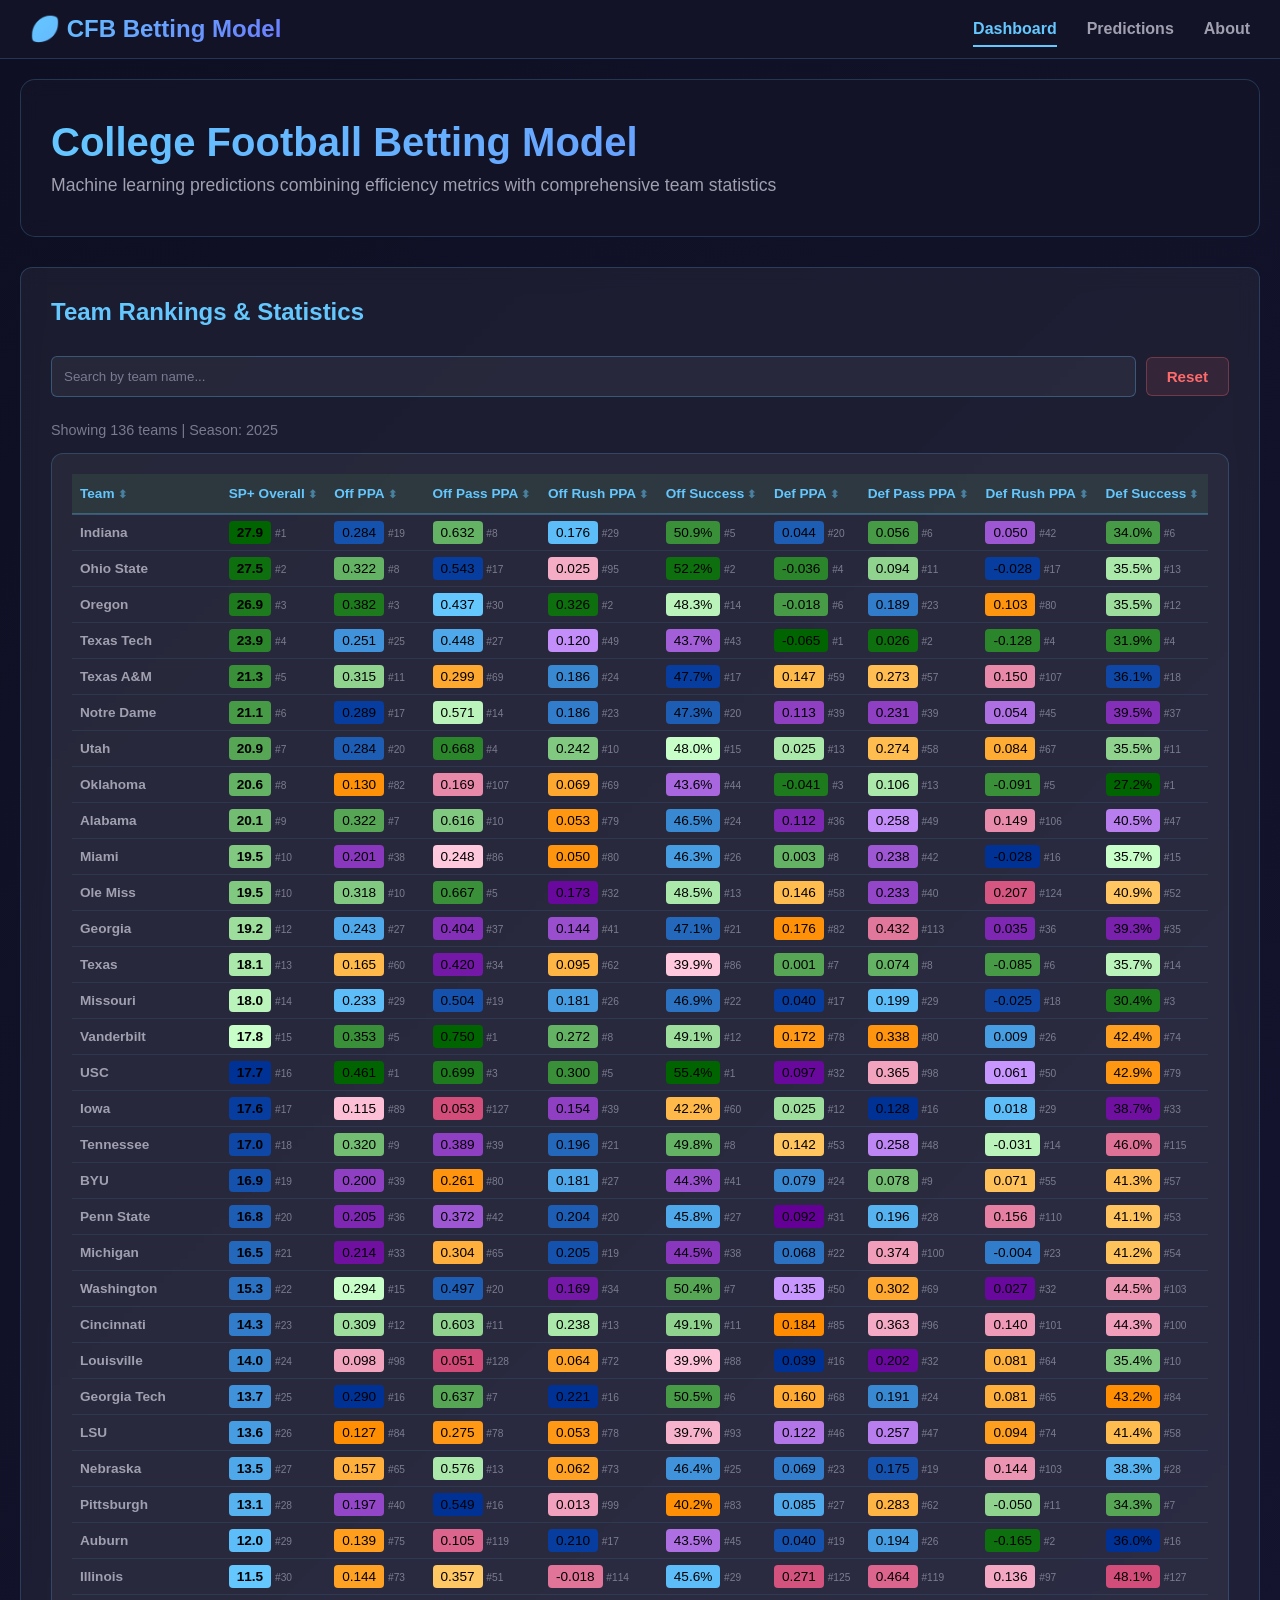
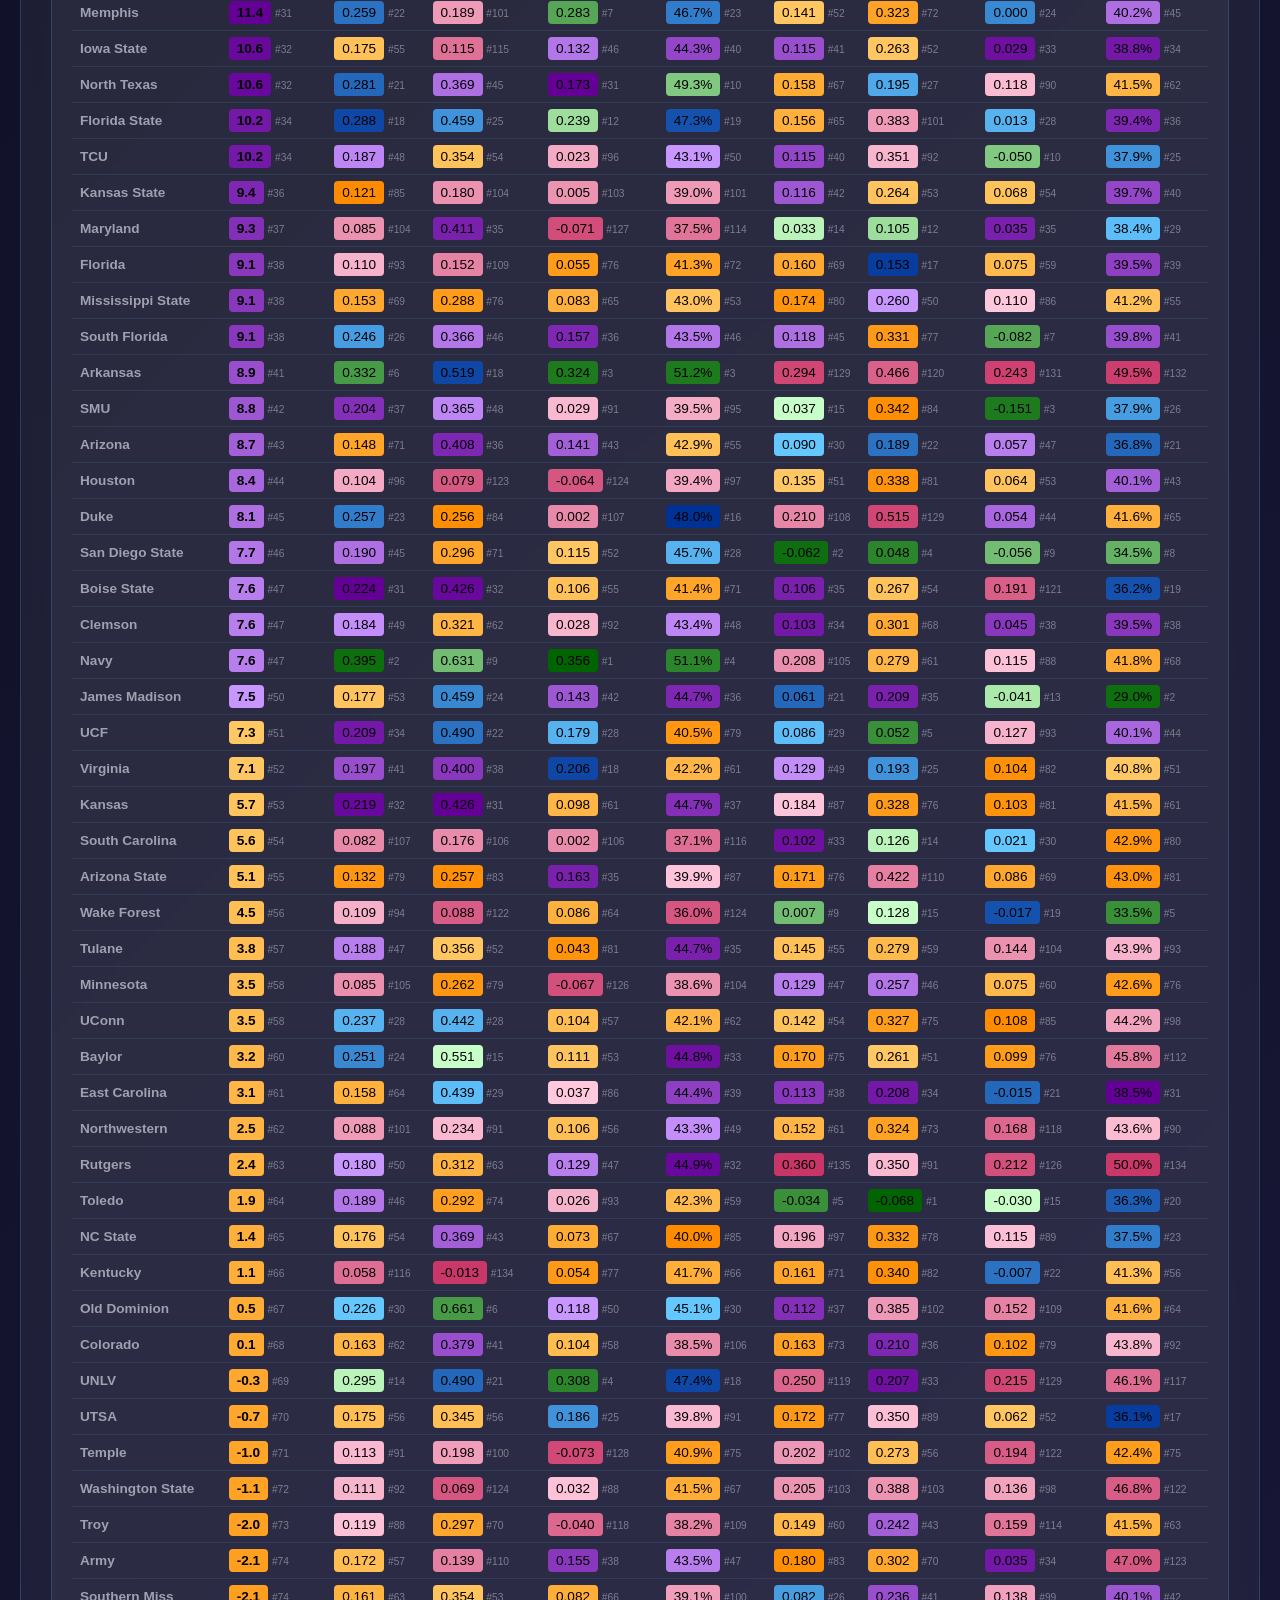
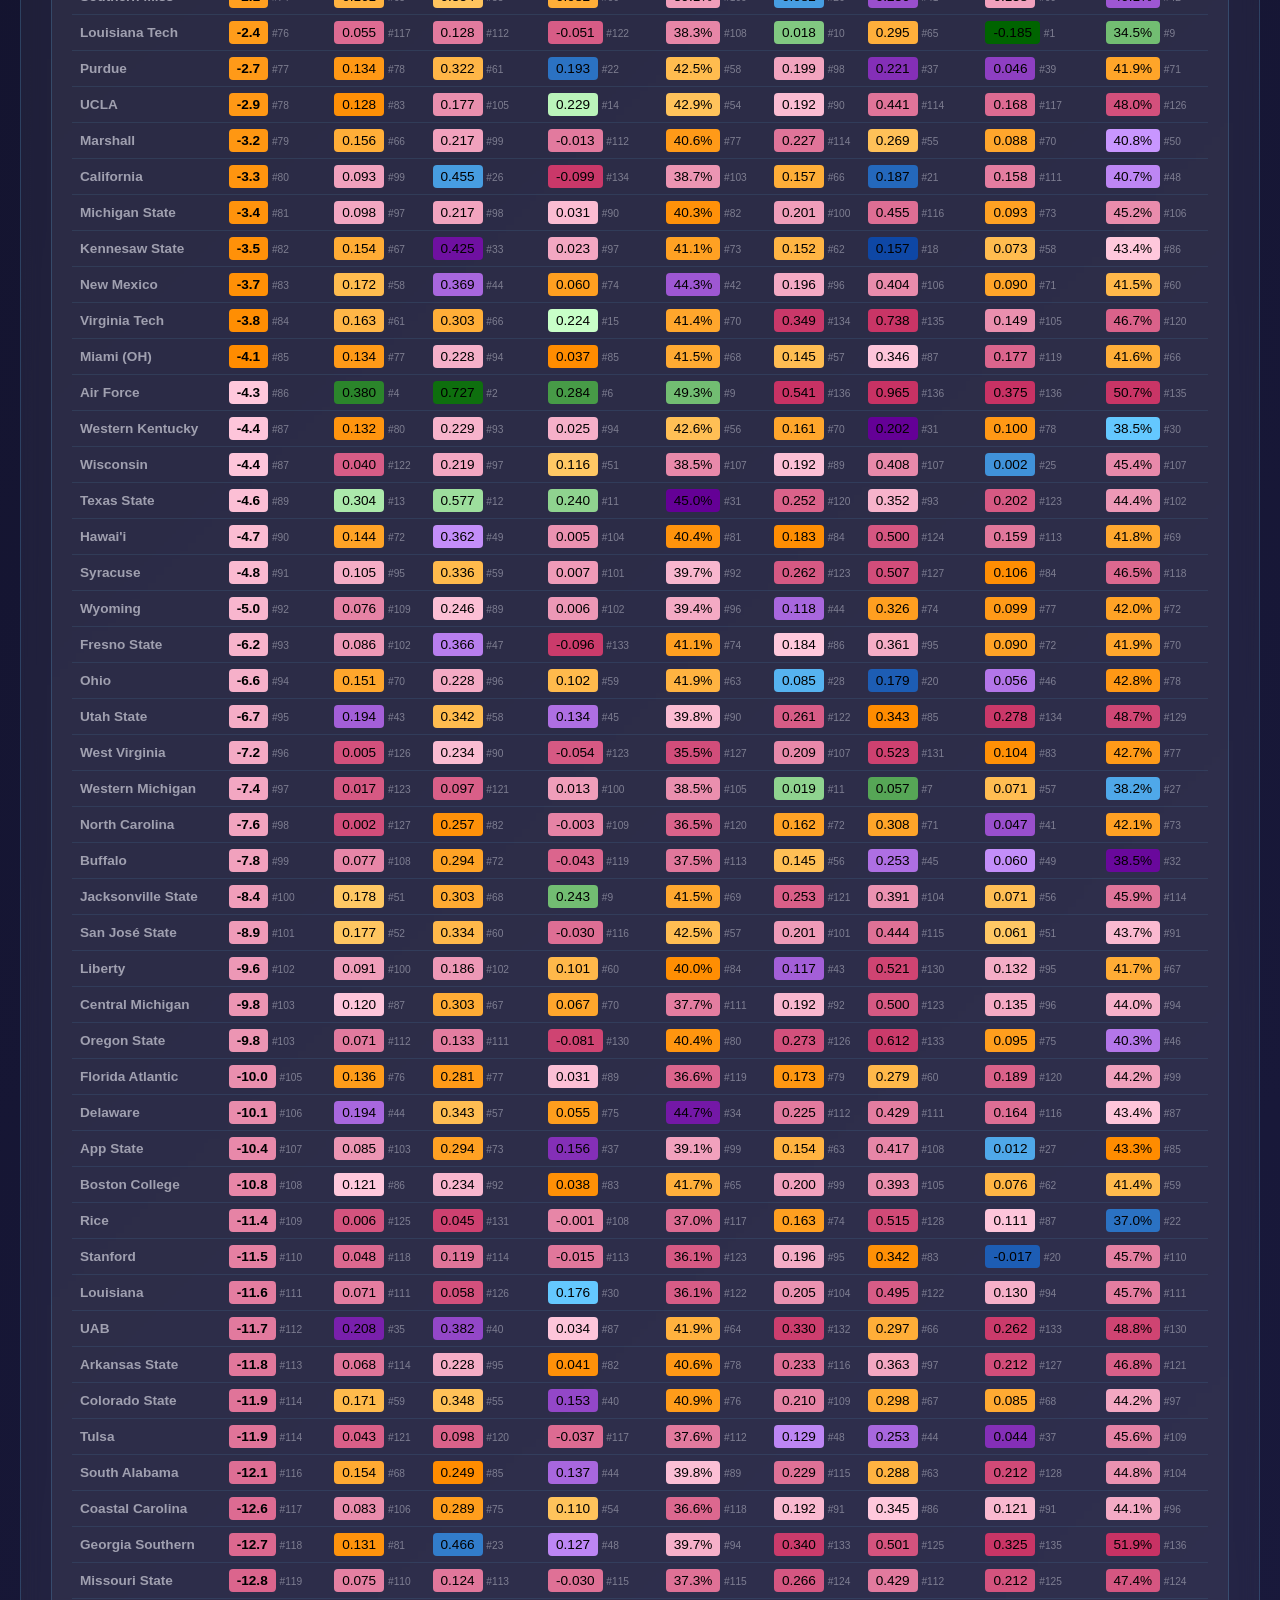
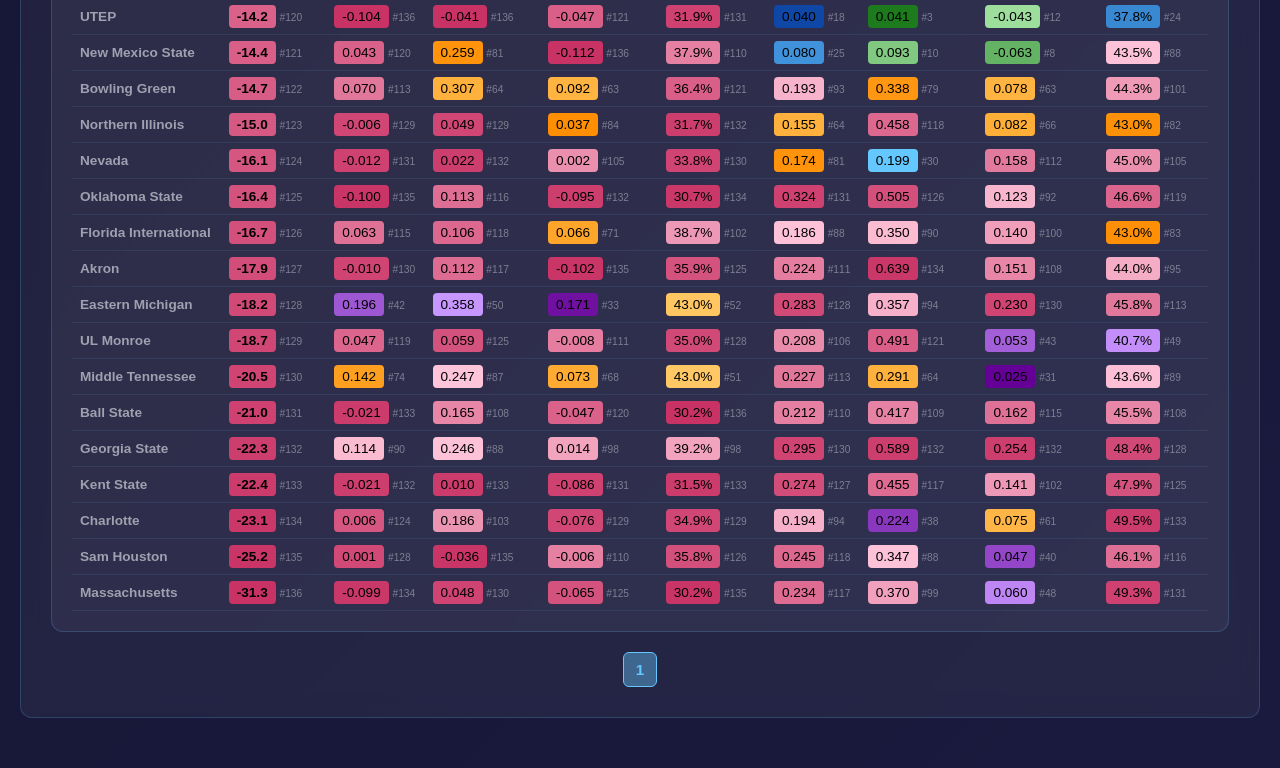
<file: index.html>
<!DOCTYPE html>
<html lang="en">
<head>
    <meta charset="UTF-8">
    <meta name="viewport" content="width=device-width, initial-scale=1.0">
    <title>College Football Betting Model - Home</title>
    <link rel="stylesheet" href="style.css">
    <style>
        .team-search-container {
            margin-bottom: 25px;
            display: flex;
            gap: 10px;
            flex-wrap: wrap;
            align-items: center;
        }

        .team-search-input {
            flex: 1;
            min-width: 200px;
            background: rgba(255, 255, 255, 0.05);
            border: 1px solid rgba(100, 200, 255, 0.3);
            border-radius: 6px;
            padding: 12px;
            color: #64c8ff;
            font-family: inherit;
        }

        .team-search-input::placeholder {
            color: #7a7a90;
        }

        .team-search-input:focus {
            outline: none;
            border-color: #64c8ff;
            box-shadow: 0 0 10px rgba(100, 200, 255, 0.2);
        }

        .team-stats-table-container {
            overflow-x: auto;
            background: rgba(255, 255, 255, 0.05);
            border: 1px solid rgba(100, 200, 255, 0.2);
            border-radius: 12px;
            padding: 20px;
        }

        .team-stats-table {
            width: 100%;
            border-collapse: collapse;
            font-size: 0.85em;
        }

        .team-stats-table th {
            background: rgba(100, 200, 100, 0.1);
            color: #64c8ff;
            padding: 12px 8px;
            text-align: left;
            font-weight: 600;
            border-bottom: 2px solid rgba(100, 200, 255, 0.3);
            white-space: nowrap;
            cursor: pointer;
            user-select: none;
            transition: all 0.2s;
        }

        .team-stats-table th:hover {
            background: rgba(100, 200, 100, 0.2);
        }

        .team-stats-table th.sortable::after {
            content: ' ⬍';
            font-size: 0.8em;
            opacity: 0.5;
        }

        .team-stats-table th.sorted-asc::after {
            content: ' ↑';
            opacity: 1;
            color: #64c864;
        }

        .team-stats-table th.sorted-desc::after {
            content: ' ↓';
            opacity: 1;
            color: #64c864;
        }

        .team-stats-table td {
            padding: 10px 8px;
            border-bottom: 1px solid rgba(100, 200, 255, 0.1);
            color: #a0a0b0;
        }

        .team-stats-table tr:hover {
            background: rgba(100, 200, 255, 0.05);
        }

        .team-name-cell {
            color: #64c8ff;
            font-weight: 600;
        }

        .rank-positive {
            color: #64c864;
            font-weight: bold;
        }

        .rank-negative {
            color: #ff6b6b;
        }

        .pagination {
            display: flex;
            gap: 10px;
            justify-content: center;
            margin-top: 20px;
            flex-wrap: wrap;
        }

        .pagination button {
            background: rgba(100, 200, 255, 0.1);
            border: 1px solid rgba(100, 200, 255, 0.3);
            color: #64c8ff;
            padding: 8px 12px;
            border-radius: 6px;
            cursor: pointer;
            transition: all 0.2s;
        }

        .pagination button:hover {
            background: rgba(100, 200, 255, 0.2);
        }

        .pagination button.active {
            background: rgba(100, 200, 255, 0.4);
            border-color: #64c8ff;
        }

        .stats-info {
            color: #7a7a90;
            font-size: 0.9em;
            margin-bottom: 15px;
        }

        .team-detail-modal {
            display: none;
            position: fixed;
            top: 0;
            left: 0;
            right: 0;
            bottom: 0;
            background: rgba(0, 0, 0, 0.7);
            z-index: 1000;
            align-items: center;
            justify-content: center;
        }

        .team-detail-modal.active {
            display: flex;
        }

        .team-detail-content {
            background: rgba(20, 20, 40, 0.95);
            border: 1px solid rgba(100, 200, 255, 0.3);
            border-radius: 12px;
            padding: 30px;
            max-width: 900px;
            max-height: 80vh;
            overflow-y: auto;
            width: 90%;
            color: #a0a0b0;
        }

        .team-detail-header {
            display: flex;
            justify-content: space-between;
            align-items: center;
            margin-bottom: 20px;
            border-bottom: 1px solid rgba(100, 200, 255, 0.2);
            padding-bottom: 15px;
        }

        .team-detail-title {
            color: #64c8ff;
            font-size: 1.5em;
            font-weight: bold;
        }

        .team-detail-close {
            background: rgba(255, 107, 107, 0.1);
            border: 1px solid rgba(255, 107, 107, 0.3);
            color: #ff6b6b;
            padding: 8px 12px;
            border-radius: 6px;
            cursor: pointer;
            font-weight: 600;
        }

        .team-detail-close:hover {
            background: rgba(255, 107, 107, 0.2);
        }

        .team-detail-grid {
            display: grid;
            grid-template-columns: repeat(auto-fit, minmax(150px, 1fr));
            gap: 15px;
            margin-bottom: 25px;
        }

        .team-detail-item {
            background: rgba(100, 200, 255, 0.05);
            border: 1px solid rgba(100, 200, 255, 0.2);
            border-radius: 6px;
            padding: 15px;
            text-align: center;
        }

        .team-detail-label {
            color: #7a7a90;
            font-size: 0.85em;
            margin-bottom: 8px;
            text-transform: uppercase;
        }

        .team-detail-value {
            color: #64c8ff;
            font-size: 1.3em;
            font-weight: bold;
        }

        .dashboard {
            background: rgba(255, 255, 255, 0.05);
            border: 1px solid rgba(100, 200, 255, 0.2);
            border-radius: 12px;
            padding: 30px;
            margin-bottom: 30px;
        }

        .dashboard-header {
            margin-bottom: 30px;
        }

        .dashboard-title {
            color: #64c8ff;
            font-size: 1.5em;
            font-weight: bold;
        }

        .reset-btn {
            background: rgba(255, 107, 107, 0.1);
            border: 1px solid rgba(255, 107, 107, 0.3);
            color: #ff6b6b;
            padding: 10px 20px;
            border-radius: 6px;
            cursor: pointer;
            font-weight: 600;
            transition: all 0.2s;
        }

        .reset-btn:hover {
            background: rgba(255, 107, 107, 0.2);
        }
    </style>
</head>
<body>
<!-- Navigation Bar -->
    <nav class="navbar">
        <div class="nav-container">
            <div class="nav-logo">🏈 CFB Betting Model</div>
            <ul class="nav-menu">
                <li><a href="index.html" class="nav-link active">Dashboard</a></li>
                <li><a href="predictions.html" class="nav-link">Predictions</a></li>
                <li><a href="about.html" class="nav-link">About</a></li>
            </ul>
        </div>
    </nav>

    <div class="container">
        <header>
            <h1> College Football Betting Model</h1>
            <p class="subtitle">Machine learning predictions combining efficiency metrics with comprehensive team statistics</p>
        </header>

        <!-- Team Stats Section -->
        <div class="dashboard">
            <div class="dashboard-header">
                <div class="dashboard-title"> Team Rankings & Statistics</div>
            </div>

            <div class="team-search-container">
                <input type="text" id="teamSearch" class="team-search-input" placeholder="Search by team name...">
                <button class="reset-btn" onclick="resetSearch()">Reset</button>
            </div>

            <div class="stats-info">
                Showing <span id="statsCount">0</span> teams | Season: <span id="statsSeason">2025</span>
            </div>

            <div class="team-stats-table-container">
                <table class="team-stats-table">
                    <thead>
                        <tr>
                            <th class="sortable" data-sort="team">Team</th>
                            <th class="sortable" data-sort="sp_overall">SP+ Overall</th>
                            <th class="sortable" data-sort="off_ppa">Off PPA</th>
                            <th class="sortable" data-sort="off_passing_downs_ppa">Off Pass PPA</th>
                            <th class="sortable" data-sort="off_rushing_plays_ppa">Off Rush PPA</th>
                            <th class="sortable" data-sort="off_success_rate">Off Success</th>
                            <th class="sortable" data-sort="def_ppa">Def PPA</th>
                            <th class="sortable" data-sort="def_passing_downs_ppa">Def Pass PPA</th>
                            <th class="sortable" data-sort="def_rushing_plays_ppa">Def Rush PPA</th>
                            <th class="sortable" data-sort="def_success_rate">Def Success</th>
                        </tr>
                    </thead>
                    <tbody id="teamStatsTableBody">
                        <tr>
                            <td colspan="10" style="text-align: center; color: #7a7a90;">Loading team data...</td>
                        </tr>
                    </tbody>
                </table>
            </div>

            <div class="pagination" id="paginationContainer"></div>
        </div>

 

    <!-- Team Detail Modal -->
    <div class="team-detail-modal" id="teamDetailModal">
        <div class="team-detail-content">
            <div class="team-detail-header">
                <div class="team-detail-title" id="modalTeamName">Team Name</div>
                <button class="team-detail-close" onclick="closeTeamModal()">✕ Close</button>
            </div>
            <div id="modalTeamDetails"></div>
        </div>
    </div>

    <script>
        let teamStatsData = [];
        let filteredAndSortedData = [];
        let currentPage = 1;
        let currentSort = { field: 'sp_overall_rank', ascending: true };
        const itemsPerPage = 1000;

        function getColorByRank(rankValue, totalTeams = 134) {
            if (rankValue <= 15) {
                // Dark green fading to light green (1-15)
                const t = (rankValue - 1) / 14;
                const r = Math.round(0 + (200 * t)); // 0 → 200
                const g = Math.round(100 + (155 * t)); // 100 → 255
                const b = Math.round(0 + (200 * t)); // 0 → 200
                return `rgb(${r}, ${g}, ${b})`;
            } else if (rankValue <= 30) {
                // Dark blue fading to light blue (16-30)
                const t = (rankValue - 16) / 14;
                const r = Math.round(0 + (100 * t)); // 0 → 100
                const g = Math.round(50 + (150 * t)); // 50 → 200
                const b = Math.round(150 + (105 * t)); // 150 → 255
                return `rgb(${r}, ${g}, ${b})`;
            } else if (rankValue <= 50) {
                // Purple fading to light purple (31-50)
                const t = (rankValue - 31) / 19;
                const r = Math.round(100 + (100 * t)); // 100 → 200
                const g = Math.round(0 + (150 * t)); // 0 → 150
                const b = Math.round(150 + (105 * t)); // 150 → 255
                return `rgb(${r}, ${g}, ${b})`;
            } else if (rankValue <= 85) {
                // Light orange fading to orange (51-85)
                const t = (rankValue - 51) / 34;
                const r = Math.round(255); // 255 (stays bright)
                const g = Math.round(200 - (60 * t)); // 200 → 140
                const b = Math.round(100 - (100 * t)); // 100 → 0
                return `rgb(${r}, ${g}, ${b})`;
            } else {
                // Light pink fading to dark pink (86-136)
                const t = (rankValue - 86) / 50;
                const r = Math.round(255 - (55 * t)); // 255 → 200
                const g = Math.round(200 - (150 * t)); // 200 → 50
                const b = Math.round(220 - (120 * t)); // 220 → 100
                return `rgb(${r}, ${g}, ${b})`;
            }
        }

        async function loadTeamStats() {
            try {
                const response = await fetch('avg_features_ranked.json');
                teamStatsData = await response.json();
                filteredAndSortedData = [...teamStatsData];
                currentSort = { field: 'sp_overall_rank', ascending: true };
                updateSortIndicators('sp_overall_rank');
                displayTeamStats(teamStatsData);
                updatePagination();
            } catch (e) {
                console.error('Error loading team stats:', e);
                document.getElementById('teamStatsTableBody').innerHTML = '<tr><td colspan="10" style="text-align: center; color: #ff6b6b;">Error loading data</td></tr>';
            }
        }

        function sortData(field) {
            // Map field names to their corresponding rank fields
            const rankFieldMap = {
                'sp_overall': 'sp_overall_rank',
                'off_ppa': 'off_ppa_rank',
                'off_passing_downs_ppa': 'off_passing_downs_ppa_rank',
                'off_rushing_plays_ppa': 'off_rushing_plays_ppa_rank',
                'off_success_rate': 'off_success_rate_rank',
                'def_ppa': 'def_ppa_rank',
                'def_passing_downs_ppa': 'def_passing_downs_ppa_rank',
                'def_rushing_plays_ppa': 'def_rushing_plays_ppa_rank',
                'def_success_rate': 'def_success_rate_rank'
            };

            // Determine the rank field to sort by
            const rankField = rankFieldMap[field] || field;
            
            // If clicking the same column, toggle direction
            if (currentSort.field === rankField) {
                currentSort.ascending = !currentSort.ascending;
            } else {
                currentSort.field = rankField;
                // Default to ascending (best ranks first: #1, #2, etc.)
                currentSort.ascending = true;
            }
            
            filteredAndSortedData.sort((a, b) => {
                let aVal = a[currentSort.field];
                let bVal = b[currentSort.field];

                // Handle string comparison
                if (typeof aVal === 'string') {
                    aVal = aVal.toLowerCase();
                    bVal = bVal.toLowerCase();
                    return currentSort.ascending ? aVal.localeCompare(bVal) : bVal.localeCompare(aVal);
                }

                // Sort by rank values (lower rank number is better)
                return currentSort.ascending ? aVal - bVal : bVal - aVal;
            });

            currentPage = 1;
            updateSortIndicators(rankField);
            renderTeamStatsTable(filteredAndSortedData);
            updatePagination(filteredAndSortedData.length);
        }

        function updateSortIndicators(field) {
            document.querySelectorAll('th.sortable').forEach(th => {
                th.classList.remove('sorted-asc', 'sorted-desc');
                if (th.dataset.sort === field) {
                    th.classList.add(currentSort.ascending ? 'sorted-asc' : 'sorted-desc');
                }
            });
        }

        function displayTeamStats(data) {
            const searchTerm = document.getElementById('teamSearch').value.toLowerCase();
            let filtered = data;

            if (searchTerm) {
                filtered = data.filter(team => team.team.toLowerCase().includes(searchTerm));
            }

            filteredAndSortedData = [...filtered];
            
            // Apply current sort
            if (currentSort.field) {
                filteredAndSortedData.sort((a, b) => {
                    let aVal = a[currentSort.field];
                    let bVal = b[currentSort.field];

                    if (typeof aVal === 'string') {
                        aVal = aVal.toLowerCase();
                        bVal = bVal.toLowerCase();
                        return currentSort.ascending ? aVal.localeCompare(bVal) : bVal.localeCompare(aVal);
                    }

                    // Sort numerically by rank values
                    return currentSort.ascending ? aVal - bVal : bVal - aVal;
                });
            }

            document.getElementById('statsCount').textContent = filteredAndSortedData.length;
            if (filteredAndSortedData.length > 0) {
                document.getElementById('statsSeason').textContent = filteredAndSortedData[0].season;
            }

            renderTeamStatsTable(filteredAndSortedData);
            updatePagination(filteredAndSortedData.length);
        }

        function renderTeamStatsTable(data) {
            const start = (currentPage - 1) * itemsPerPage;
            const end = start + itemsPerPage;
            const paginatedData = data.slice(start, end);

            let html = '';
            paginatedData.forEach(team => {
                html += `
                    <tr onclick="showTeamDetail('${team.team}', ${JSON.stringify(team).replace(/'/g, '&#39;')})">
                        <td class="team-name-cell">${team.team}</td>
                        <td><span style="background-color: ${getColorByRank(team.sp_overall_rank)}; color: black; padding: 4px 8px; border-radius: 4px; font-weight: bold;">${team.sp_overall.toFixed(1)}</span> <span style="font-size: 0.75em; opacity: 0.7;">#${team.sp_overall_rank}</span></td>
                        <td><span style="background-color: ${getColorByRank(team.off_ppa_rank)}; color: black; padding: 4px 8px; border-radius: 4px;">${team.off_ppa.toFixed(3)}</span> <span style="font-size: 0.75em; opacity: 0.7;">#${team.off_ppa_rank}</span></td>
                        <td><span style="background-color: ${getColorByRank(team.off_passing_downs_ppa_rank)}; color: black; padding: 4px 8px; border-radius: 4px;">${team.off_passing_downs_ppa.toFixed(3)}</span> <span style="font-size: 0.75em; opacity: 0.7;">#${team.off_passing_downs_ppa_rank}</span></td>
                        <td><span style="background-color: ${getColorByRank(team.off_rushing_plays_ppa_rank)}; color: black; padding: 4px 8px; border-radius: 4px;">${team.off_rushing_plays_ppa.toFixed(3)}</span> <span style="font-size: 0.75em; opacity: 0.7;">#${team.off_rushing_plays_ppa_rank}</span></td>
                        <td><span style="background-color: ${getColorByRank(team.off_success_rate_rank)}; color: black; padding: 4px 8px; border-radius: 4px;">${(team.off_success_rate * 100).toFixed(1)}%</span> <span style="font-size: 0.75em; opacity: 0.7;">#${team.off_success_rate_rank}</span></td>
                        <td><span style="background-color: ${getColorByRank(team.def_ppa_rank)}; color: black; padding: 4px 8px; border-radius: 4px;">${team.def_ppa.toFixed(3)}</span> <span style="font-size: 0.75em; opacity: 0.7;">#${team.def_ppa_rank}</span></td>
                        <td><span style="background-color: ${getColorByRank(team.def_passing_downs_ppa_rank)}; color: black; padding: 4px 8px; border-radius: 4px;">${team.def_passing_downs_ppa.toFixed(3)}</span> <span style="font-size: 0.75em; opacity: 0.7;">#${team.def_passing_downs_ppa_rank}</span></td>
                        <td><span style="background-color: ${getColorByRank(team.def_rushing_plays_ppa_rank)}; color: black; padding: 4px 8px; border-radius: 4px;">${team.def_rushing_plays_ppa.toFixed(3)}</span> <span style="font-size: 0.75em; opacity: 0.7;">#${team.def_rushing_plays_ppa_rank}</span></td>
                        <td><span style="background-color: ${getColorByRank(team.def_success_rate_rank)}; color: black; padding: 4px 8px; border-radius: 4px;">${(team.def_success_rate * 100).toFixed(1)}%</span> <span style="font-size: 0.75em; opacity: 0.7;">#${team.def_success_rate_rank}</span></td>
                    </tr>
                `;
            });

            document.getElementById('teamStatsTableBody').innerHTML = html || '<tr><td colspan="10" style="text-align: center; color: #7a7a90;">No teams found</td></tr>';
        }

        function updatePagination(totalItems = filteredAndSortedData.length) {
            const totalPages = Math.ceil(totalItems / itemsPerPage);
            const container = document.getElementById('paginationContainer');
            container.innerHTML = '';

            for (let i = 1; i <= totalPages; i++) {
                const btn = document.createElement('button');
                btn.textContent = i;
                btn.className = i === currentPage ? 'active' : '';
                btn.onclick = () => {
                    currentPage = i;
                    renderTeamStatsTable(filteredAndSortedData);
                };
                container.appendChild(btn);
            }
        }

        function showTeamDetail(teamName, teamData) {
            const modal = document.getElementById('teamDetailModal');
            document.getElementById('modalTeamName').textContent = teamName;

            const details = `
                <div class="team-detail-grid">
                    <div class="team-detail-item">
                        <div class="team-detail-label">Games Played</div>
                        <div class="team-detail-value">${teamData.games_played}</div>
                    </div>
                    <div class="team-detail-item">
                        <div class="team-detail-label">Offensive PPA</div>
                        <div class="team-detail-value">${teamData.off_ppa.toFixed(3)}</div>
                    </div>
                    <div class="team-detail-item">
                        <div class="team-detail-label">Defensive PPA</div>
                        <div class="team-detail-value">${teamData.def_ppa.toFixed(3)}</div>
                    </div>
                    <div class="team-detail-item">
                        <div class="team-detail-label">Points For</div>
                        <div class="team-detail-value">${teamData.points_for.toFixed(1)}</div>
                    </div>
                    <div class="team-detail-item">
                        <div class="team-detail-label">Points Against</div>
                        <div class="team-detail-value">${teamData.points_against.toFixed(1)}</div>
                    </div>
                    <div class="team-detail-item">
                        <div class="team-detail-label">SP+ Overall</div>
                        <div class="team-detail-value">${teamData.sp_overall.toFixed(1)}</div>
                    </div>
                    <div class="team-detail-item">
                        <div class="team-detail-label">Offensive Rank</div>
                        <div class="team-detail-value">#${teamData.off_ppa_rank}</div>
                    </div>
                    <div class="team-detail-item">
                        <div class="team-detail-label">Defensive Rank</div>
                        <div class="team-detail-value">#${teamData.def_ppa_rank}</div>
                    </div>
                    <div class="team-detail-item">
                        <div class="team-detail-label">Off Total PPA</div>
                        <div class="team-detail-value">${teamData.off_total_ppa.toFixed(2)}</div>
                    </div>
                    <div class="team-detail-item">
                        <div class="team-detail-label">Def Total PPA</div>
                        <div class="team-detail-value">${teamData.def_total_ppa.toFixed(2)}</div>
                    </div>
                    <div class="team-detail-item">
                        <div class="team-detail-label">Off Success Rate</div>
                        <div class="team-detail-value">${(teamData.off_success_rate * 100).toFixed(1)}%</div>
                    </div>
                    <div class="team-detail-item">
                        <div class="team-detail-label">Def Success Rate</div>
                        <div class="team-detail-value">${(teamData.def_success_rate * 100).toFixed(1)}%</div>
                    </div>
                    <div class="team-detail-item">
                        <div class="team-detail-label">Off Explosiveness</div>
                        <div class="team-detail-value">${teamData.off_explosiveness.toFixed(3)}</div>
                    </div>
                    <div class="team-detail-item">
                        <div class="team-detail-label">Def Explosiveness</div>
                        <div class="team-detail-value">${teamData.def_explosiveness.toFixed(3)}</div>
                    </div>
                    <div class="team-detail-item">
                        <div class="team-detail-label">Off Passing Downs PPA</div>
                        <div class="team-detail-value">${teamData.off_passing_downs_ppa.toFixed(3)}</div>
                    </div>
                    <div class="team-detail-item">
                        <div class="team-detail-label">Def Passing Downs PPA</div>
                        <div class="team-detail-value">${teamData.def_passing_downs_ppa.toFixed(3)}</div>
                    </div>
                </div>
            `;

            document.getElementById('modalTeamDetails').innerHTML = details;
            modal.classList.add('active');
        }

        function closeTeamModal() {
            document.getElementById('teamDetailModal').classList.remove('active');
        }

        function resetSearch() {
            document.getElementById('teamSearch').value = '';
            currentPage = 1;
            currentSort = { field: 'sp_overall_rank', ascending: true };
            document.querySelectorAll('th.sortable').forEach(th => th.classList.remove('sorted-asc', 'sorted-desc'));
            updateSortIndicators('sp_overall_rank');
            displayTeamStats(teamStatsData);
        }

        document.getElementById('teamSearch').addEventListener('input', () => {
            currentPage = 1;
            displayTeamStats(teamStatsData);
        });

        // Add click handlers to sortable headers
        document.querySelectorAll('th.sortable').forEach(th => {
            th.addEventListener('click', () => {
                sortData(th.dataset.sort);
            });
        });

        window.addEventListener('load', loadTeamStats);
    </script>

</body>
</html>
</file>
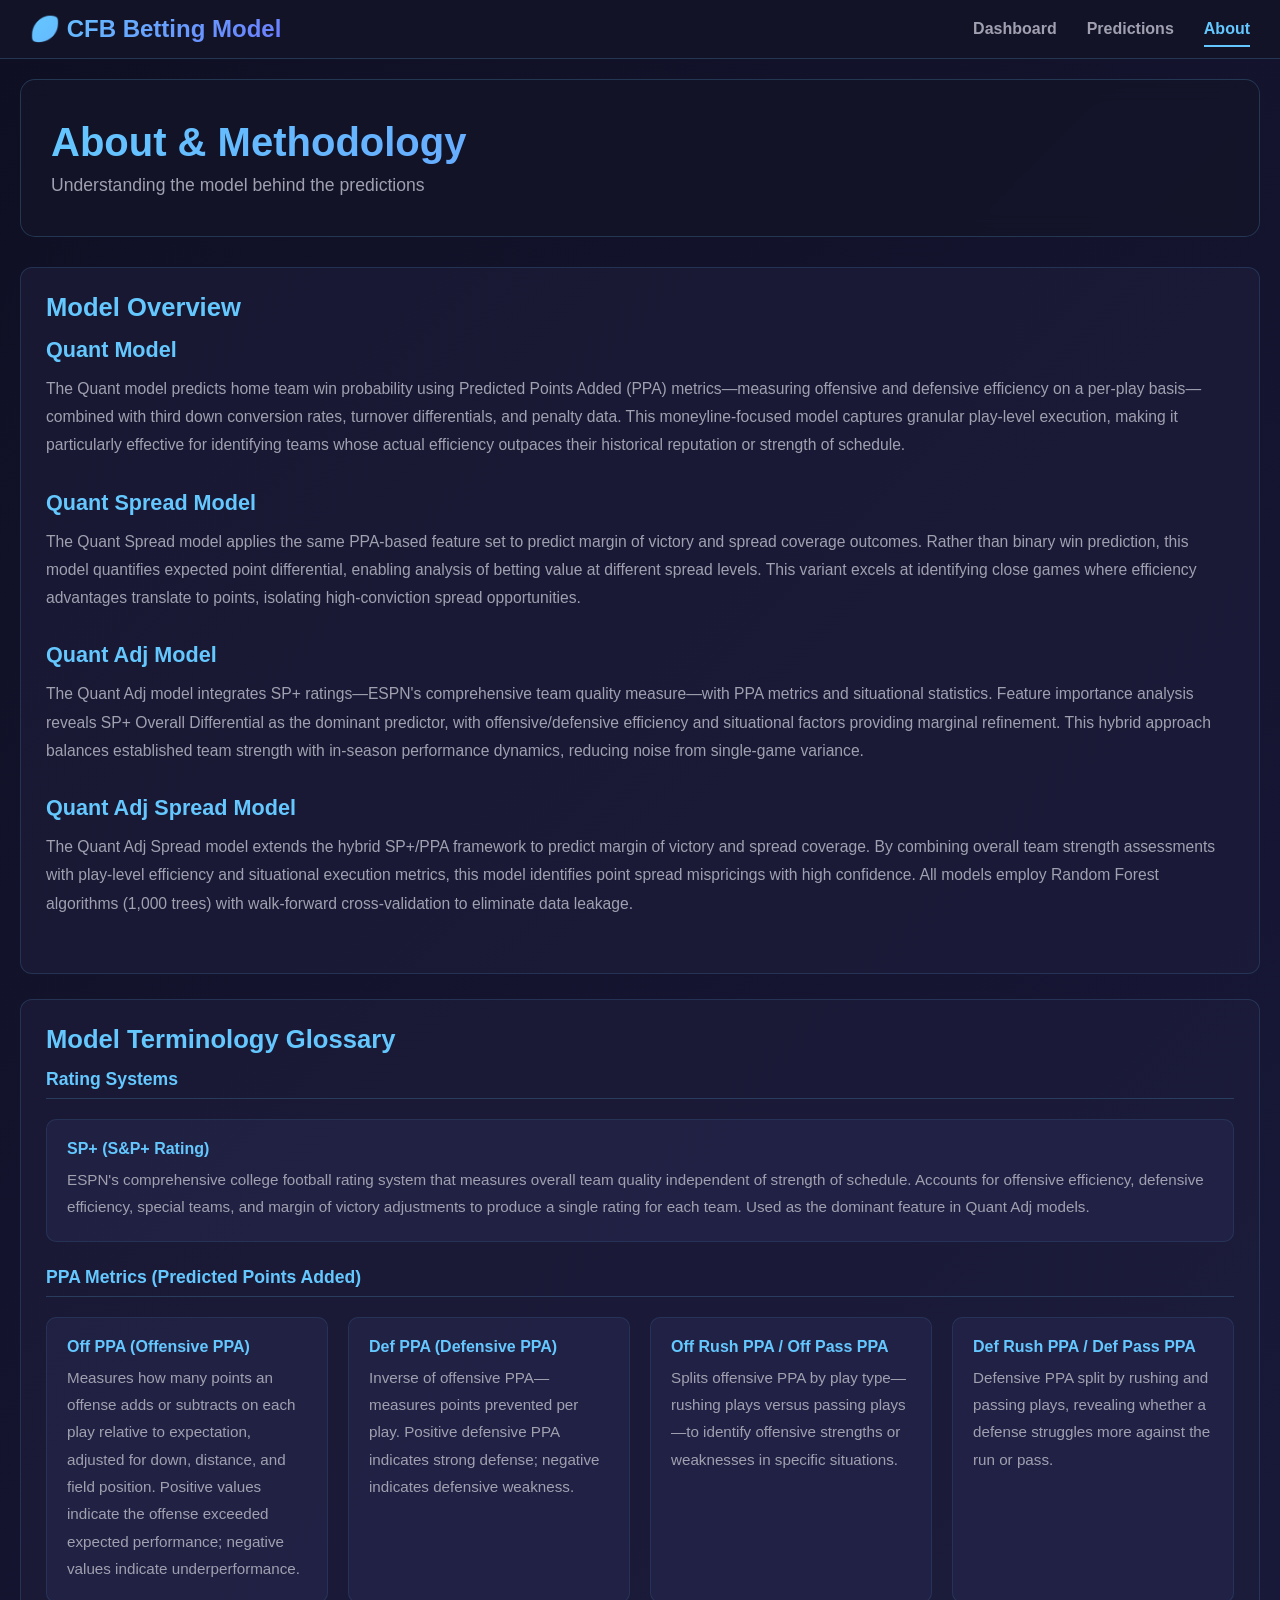
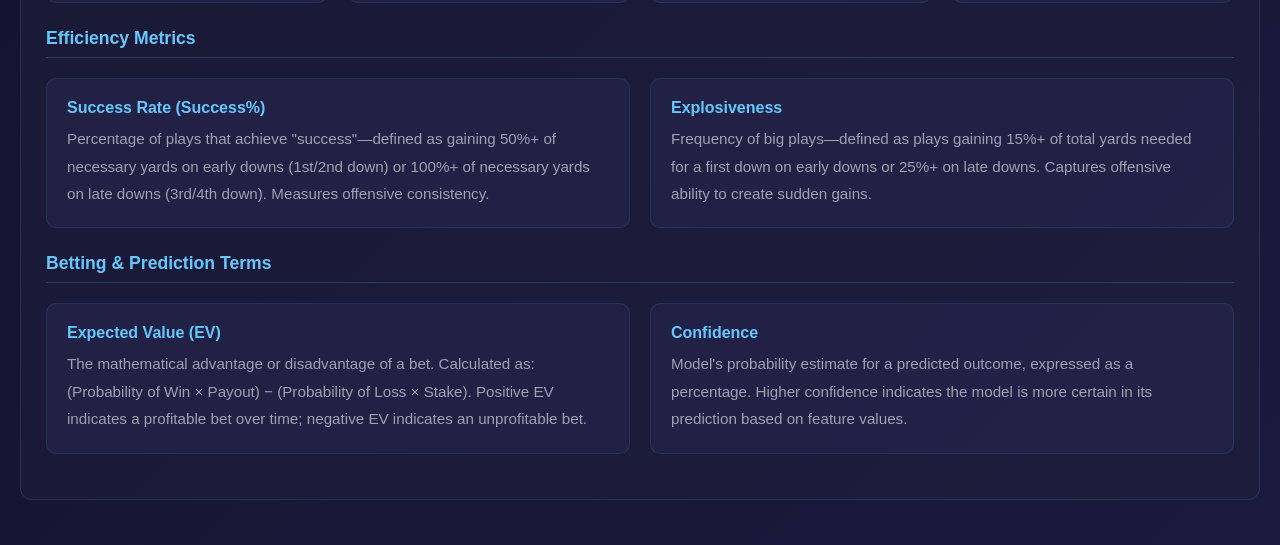
<file: about.html>
<!DOCTYPE html>
<html lang="en">
<head>
    <meta charset="UTF-8">
    <meta name="viewport" content="width=device-width, initial-scale=1.0">
    <title>About & Methodology - College Football Betting Model</title>
    <link rel="stylesheet" href="style.css">
    <style>
        .content-section {
            background: rgba(30, 30, 60, 0.6);
            border: 1px solid rgba(100, 200, 255, 0.15);
            border-radius: 12px;
            padding: 25px;
            margin-bottom: 25px;
        }

        .content-section h2 {
            font-size: 1.6em;
            color: #64c8ff;
            margin-bottom: 15px;
        }

        .content-section p {
            color: #a0a0b0;
            line-height: 1.8;
            margin-bottom: 12px;
        }

        .content-section ul {
            color: #a0a0b0;
            margin-left: 20px;
            margin-bottom: 15px;
            line-height: 1.8;
        }

        .content-section li {
            margin-bottom: 8px;
        }

        .feature-grid {
            display: grid;
            grid-template-columns: repeat(auto-fit, minmax(250px, 1fr));
            gap: 20px;
            margin: 20px 0;
        }

        .feature-item {
            background: rgba(50, 50, 100, 0.3);
            padding: 20px;
            border-radius: 10px;
            border: 1px solid rgba(100, 200, 255, 0.1);
        }

        .feature-item strong {
            color: #64c8ff;
            display: block;
            margin-bottom: 8px;
        }

        .feature-item p {
            margin: 0;
            font-size: 0.95em;
        }

        .model-item {
            margin-bottom: 30px;
        }

        .model-item h3 {
            font-size: 1.35em;
            color: #64c8ff;
            margin: 0 0 12px 0;
            font-weight: 600;
        }

        .model-item p {
            color: #a0a0b0;
            line-height: 1.8;
            margin: 0;
            font-size: 0.98em;
        }

        .term-category {
            font-size: 1.1em;
            color: #64c8ff;
            margin-top: 25px;
            margin-bottom: 15px;
            font-weight: 600;
            border-bottom: 1px solid rgba(100, 200, 255, 0.2);
            padding-bottom: 8px;
        }

        .term-category:first-of-type {
            margin-top: 0;
        }
    </style>
</head>
<body>
<!-- Navigation Bar -->
    <nav class="navbar">
        <div class="nav-container">
            <div class="nav-logo">🏈 CFB Betting Model</div>
            <ul class="nav-menu">
                <li><a href="index.html" class="nav-link">Dashboard</a></li>
                <li><a href="predictions.html" class="nav-link">Predictions</a></li>

                <li><a href="about.html" class="nav-link active">About</a></li>
            </ul>
        </div>
    </nav>

    <div class="container">
        <header>
            <h1>About &amp; Methodology</h1>
            <p class="subtitle">Understanding the model behind the predictions</p>
        </header>

        <div class="content-section">
            <h2>Model Overview</h2>
            
            <div class="model-item">
                <h3>Quant Model</h3>
                <p>The Quant model predicts home team win probability using Predicted Points Added (PPA) metrics—measuring offensive and defensive efficiency on a per-play basis—combined with third down conversion rates, turnover differentials, and penalty data. This moneyline-focused model captures granular play-level execution, making it particularly effective for identifying teams whose actual efficiency outpaces their historical reputation or strength of schedule.</p>
            </div>

            <div class="model-item">
                <h3>Quant Spread Model</h3>
                <p>The Quant Spread model applies the same PPA-based feature set to predict margin of victory and spread coverage outcomes. Rather than binary win prediction, this model quantifies expected point differential, enabling analysis of betting value at different spread levels. This variant excels at identifying close games where efficiency advantages translate to points, isolating high-conviction spread opportunities.</p>
            </div>

            <div class="model-item">
                <h3>Quant Adj Model</h3>
                <p>The Quant Adj model integrates SP+ ratings—ESPN's comprehensive team quality measure—with PPA metrics and situational statistics. Feature importance analysis reveals SP+ Overall Differential as the dominant predictor, with offensive/defensive efficiency and situational factors providing marginal refinement. This hybrid approach balances established team strength with in-season performance dynamics, reducing noise from single-game variance.</p>
            </div>

            <div class="model-item">
                <h3>Quant Adj Spread Model</h3>
                <p>The Quant Adj Spread model extends the hybrid SP+/PPA framework to predict margin of victory and spread coverage. By combining overall team strength assessments with play-level efficiency and situational execution metrics, this model identifies point spread mispricings with high confidence. All models employ Random Forest algorithms (1,000 trees) with walk-forward cross-validation to eliminate data leakage.</p>
            </div>
        </div>

        <div class="content-section">
            <h2>Model Terminology Glossary</h2>
            
            <h3 class="term-category">Rating Systems</h3>
            <div class="feature-grid">
                <div class="feature-item">
                    <strong>SP+ (S&P+ Rating)</strong>
                    <p>ESPN's comprehensive college football rating system that measures overall team quality independent of strength of schedule. Accounts for offensive efficiency, defensive efficiency, special teams, and margin of victory adjustments to produce a single rating for each team. Used as the dominant feature in Quant Adj models.</p>
                </div>
            </div>

            <h3 class="term-category">PPA Metrics (Predicted Points Added)</h3>
            <div class="feature-grid">
                <div class="feature-item">
                    <strong>Off PPA (Offensive PPA)</strong>
                    <p>Measures how many points an offense adds or subtracts on each play relative to expectation, adjusted for down, distance, and field position. Positive values indicate the offense exceeded expected performance; negative values indicate underperformance.</p>
                </div>
                <div class="feature-item">
                    <strong>Def PPA (Defensive PPA)</strong>
                    <p>Inverse of offensive PPA—measures points prevented per play. Positive defensive PPA indicates strong defense; negative indicates defensive weakness.</p>
                </div>
                <div class="feature-item">
                    <strong>Off Rush PPA / Off Pass PPA</strong>
                    <p>Splits offensive PPA by play type—rushing plays versus passing plays—to identify offensive strengths or weaknesses in specific situations.</p>
                </div>
                <div class="feature-item">
                    <strong>Def Rush PPA / Def Pass PPA</strong>
                    <p>Defensive PPA split by rushing and passing plays, revealing whether a defense struggles more against the run or pass.</p>
                </div>
            </div>

            <h3 class="term-category">Efficiency Metrics</h3>
            <div class="feature-grid">
                <div class="feature-item">
                    <strong>Success Rate (Success%)</strong>
                    <p>Percentage of plays that achieve "success"—defined as gaining 50%+ of necessary yards on early downs (1st/2nd down) or 100%+ of necessary yards on late downs (3rd/4th down). Measures offensive consistency.</p>
                </div>
                <div class="feature-item">
                    <strong>Explosiveness</strong>
                    <p>Frequency of big plays—defined as plays gaining 15%+ of total yards needed for a first down on early downs or 25%+ on late downs. Captures offensive ability to create sudden gains.</p>
                </div>
            </div>

            <h3 class="term-category">Betting & Prediction Terms</h3>
            <div class="feature-grid">
                <div class="feature-item">
                    <strong>Expected Value (EV)</strong>
                    <p>The mathematical advantage or disadvantage of a bet. Calculated as: (Probability of Win × Payout) − (Probability of Loss × Stake). Positive EV indicates a profitable bet over time; negative EV indicates an unprofitable bet.</p>
                </div>
                <div class="feature-item">
                    <strong>Confidence</strong>
                    <p>Model's probability estimate for a predicted outcome, expressed as a percentage. Higher confidence indicates the model is more certain in its prediction based on feature values.</p>
                </div>
            </div>
        </div>
</file>
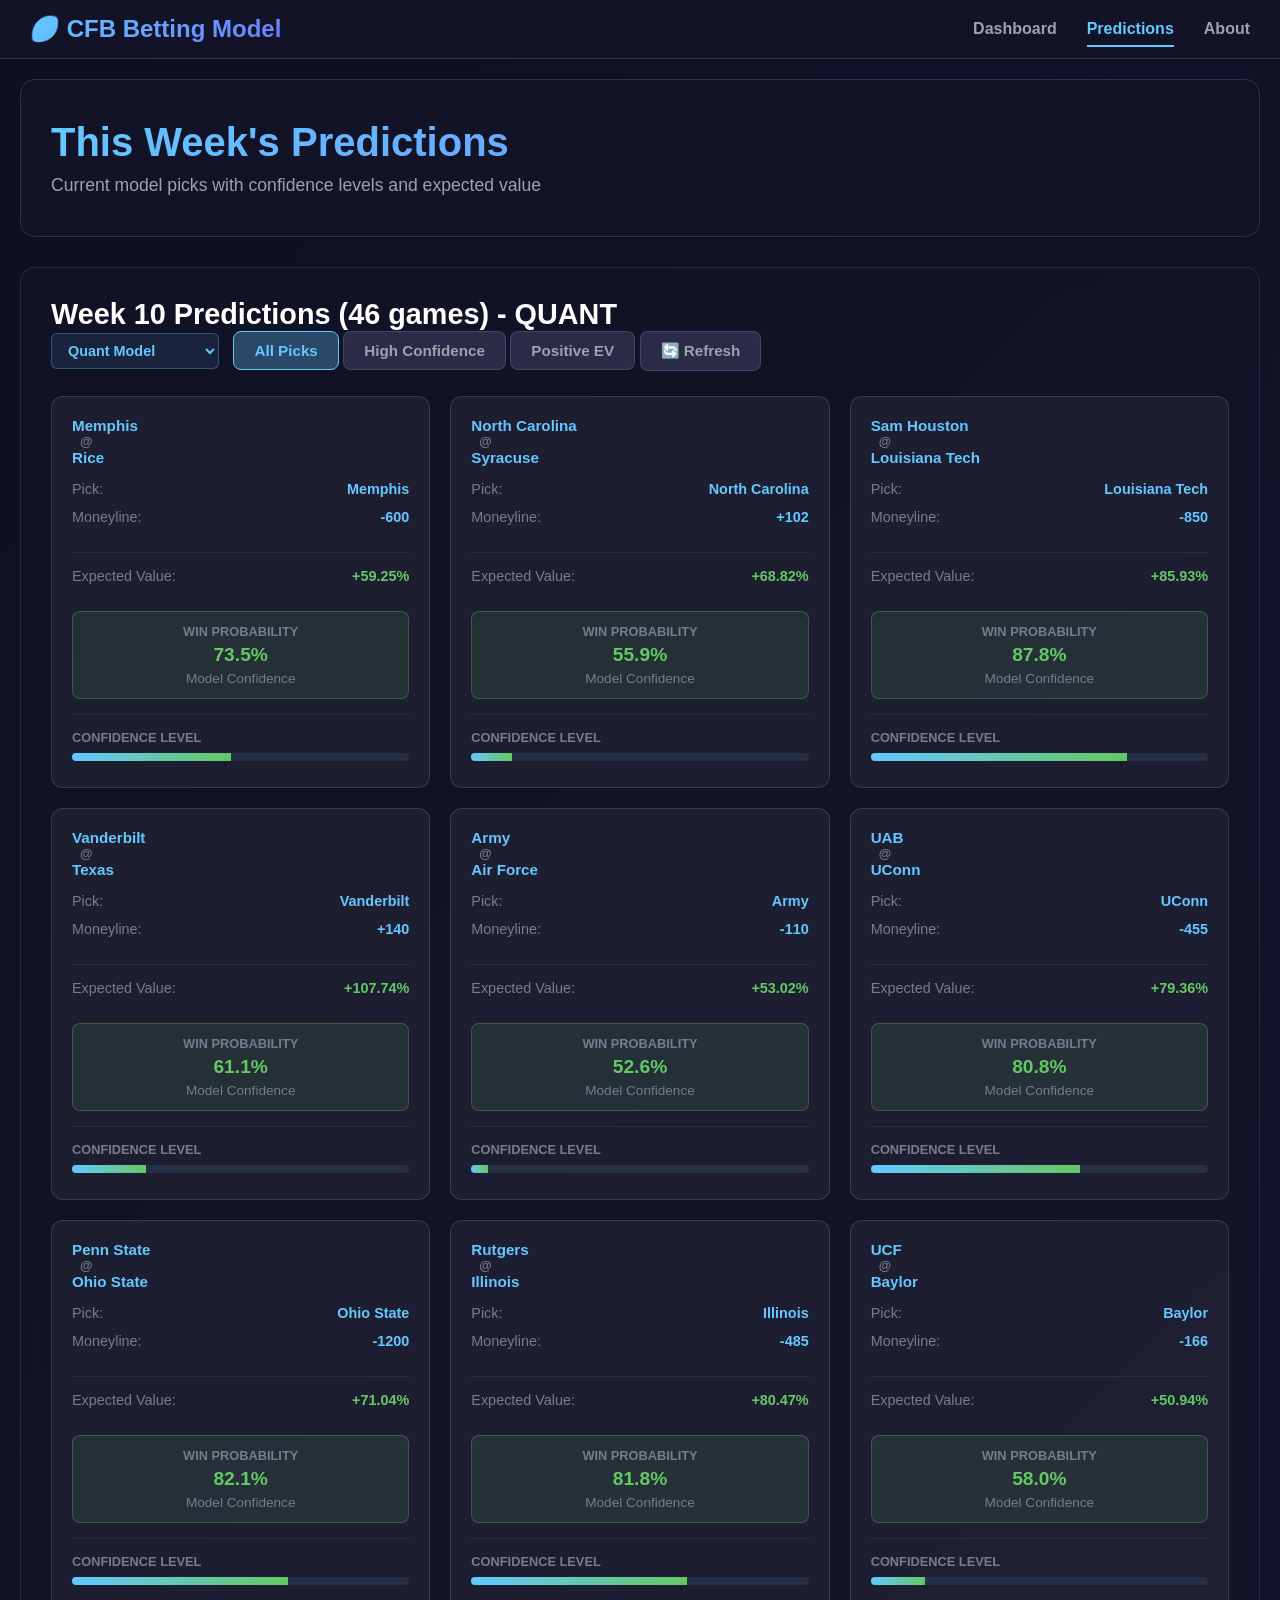
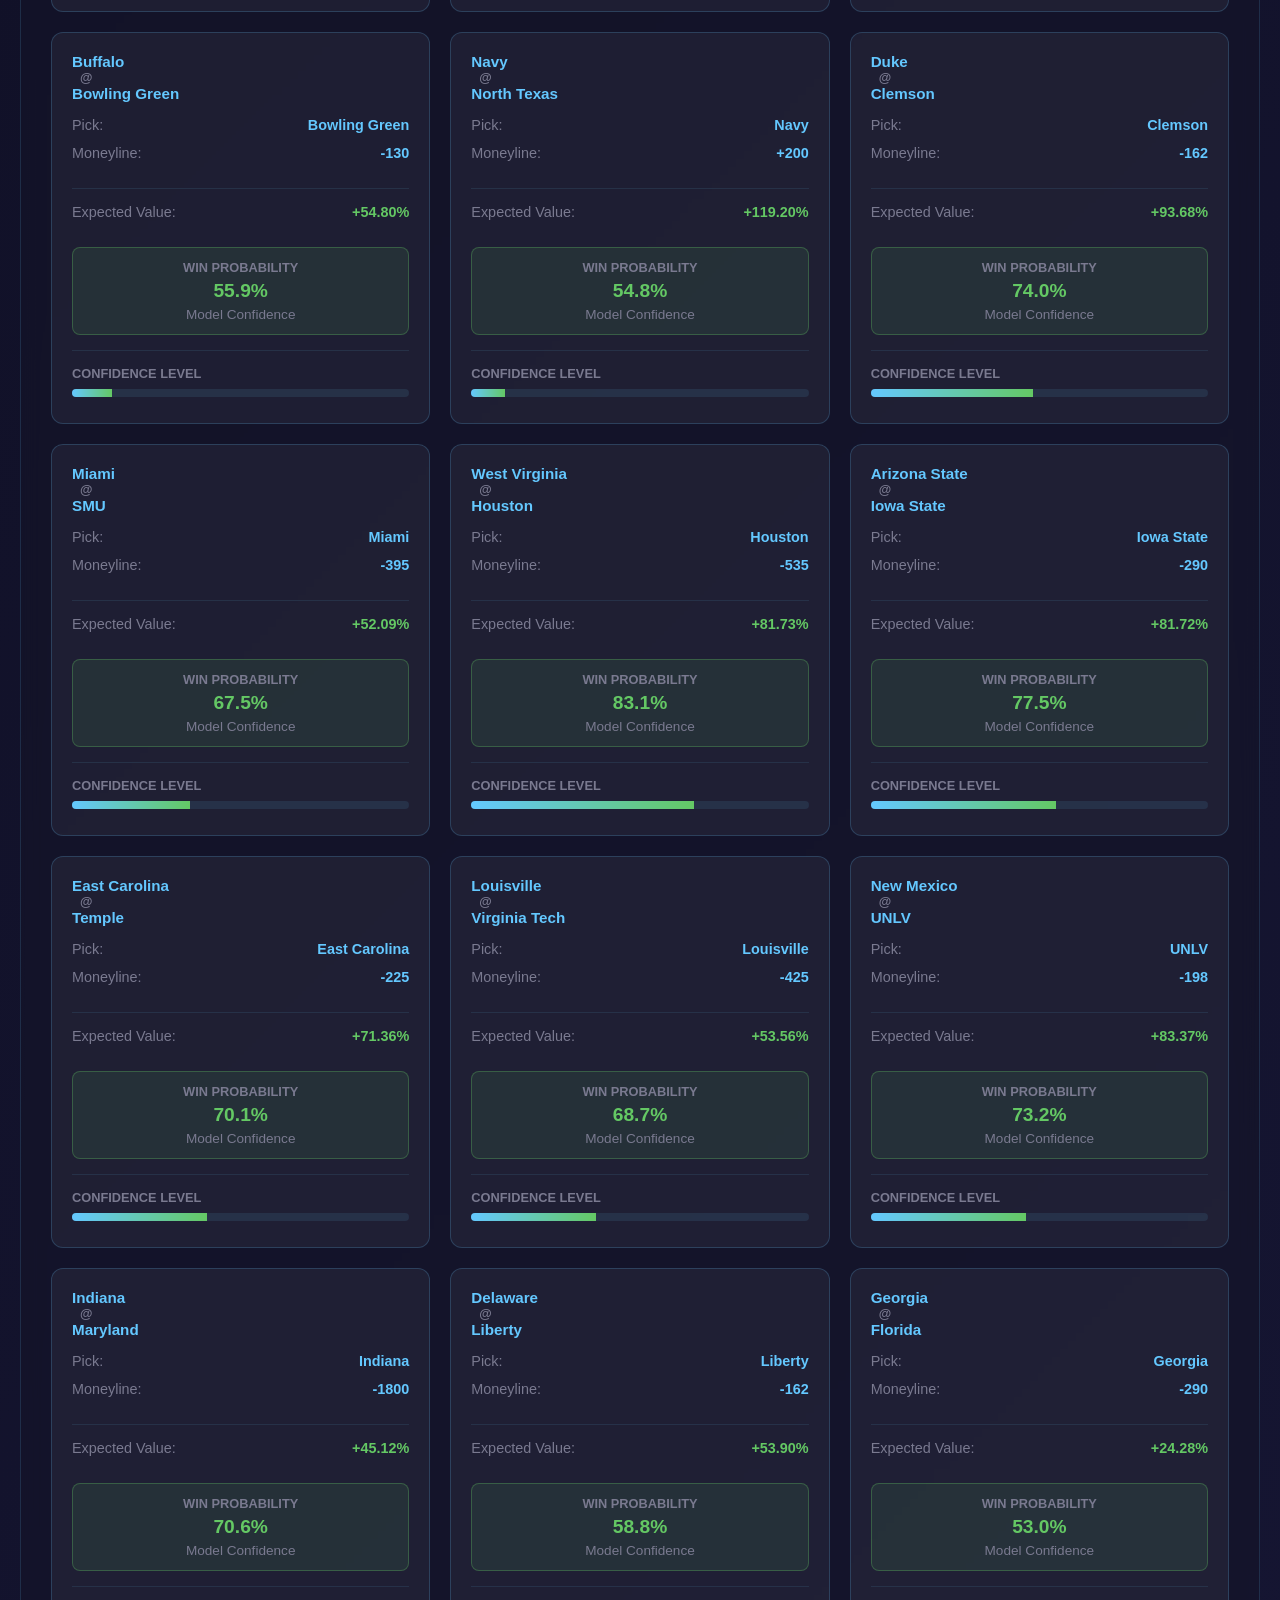
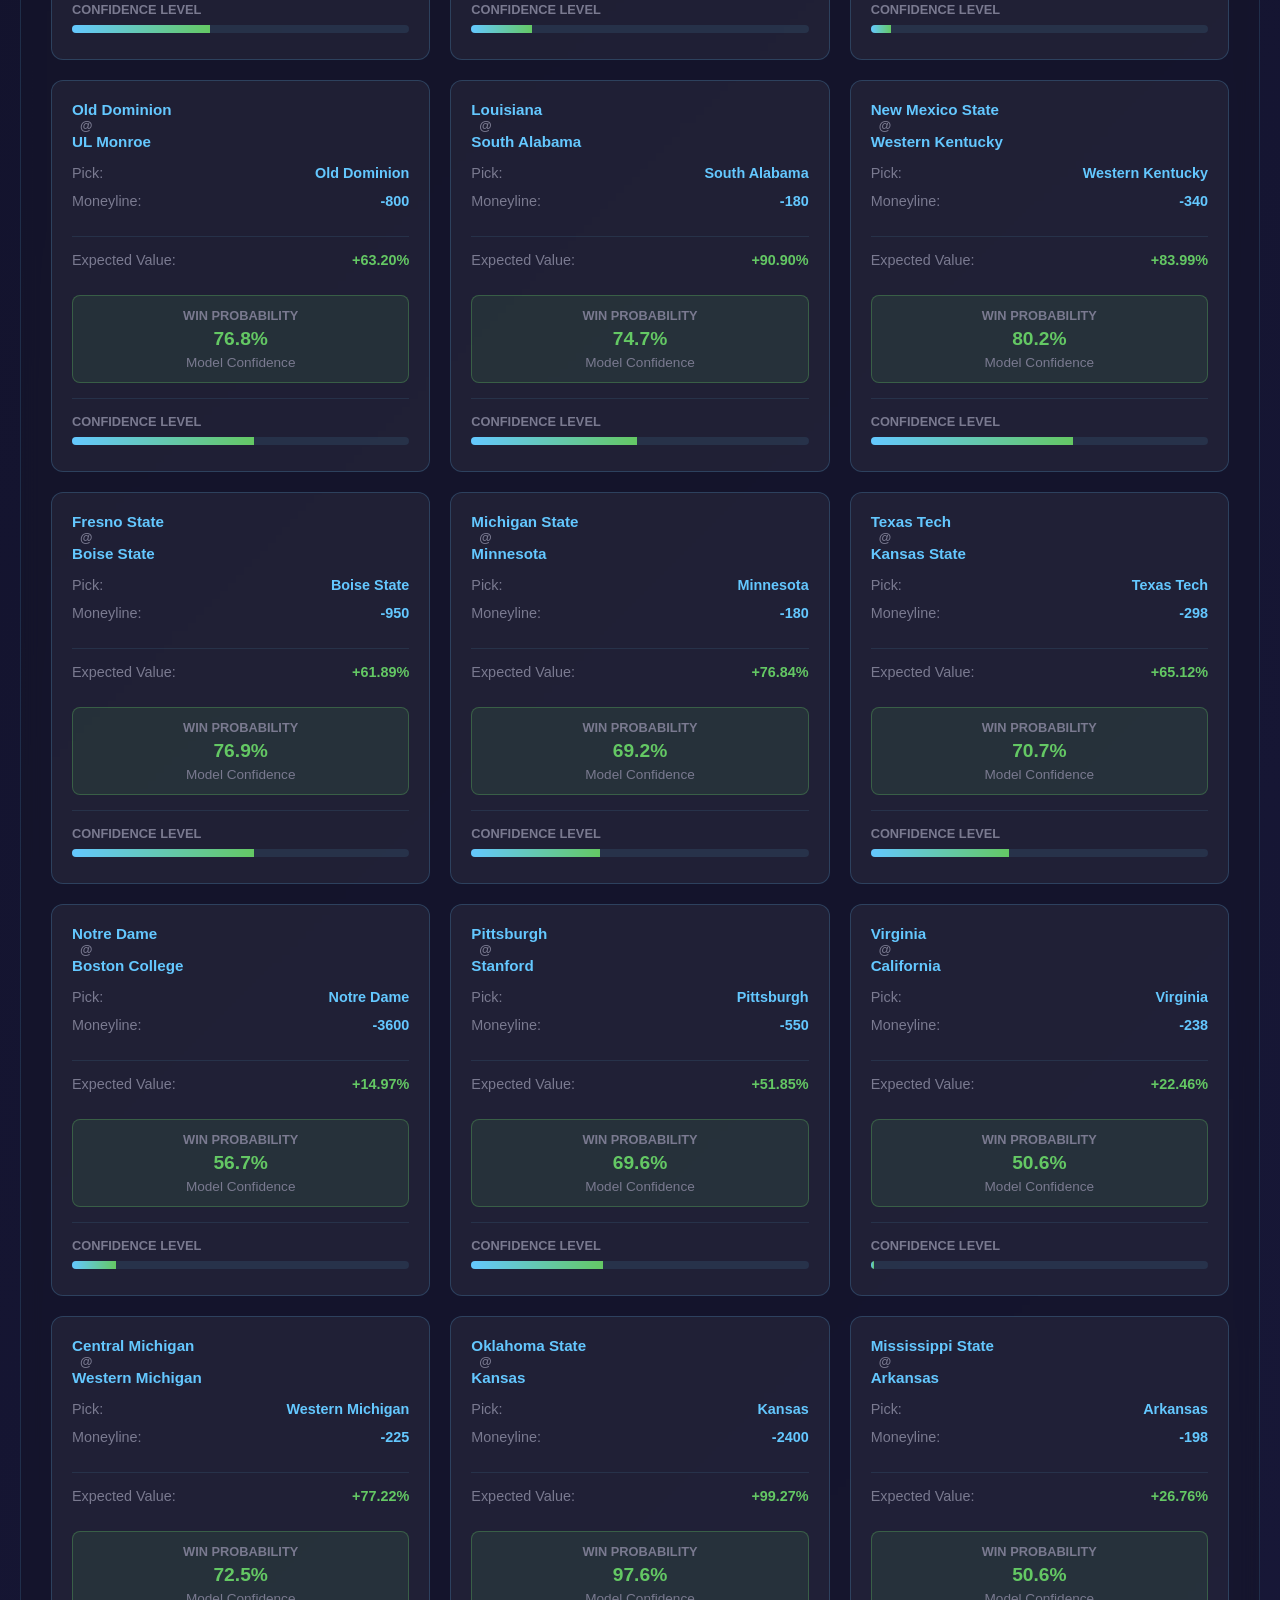
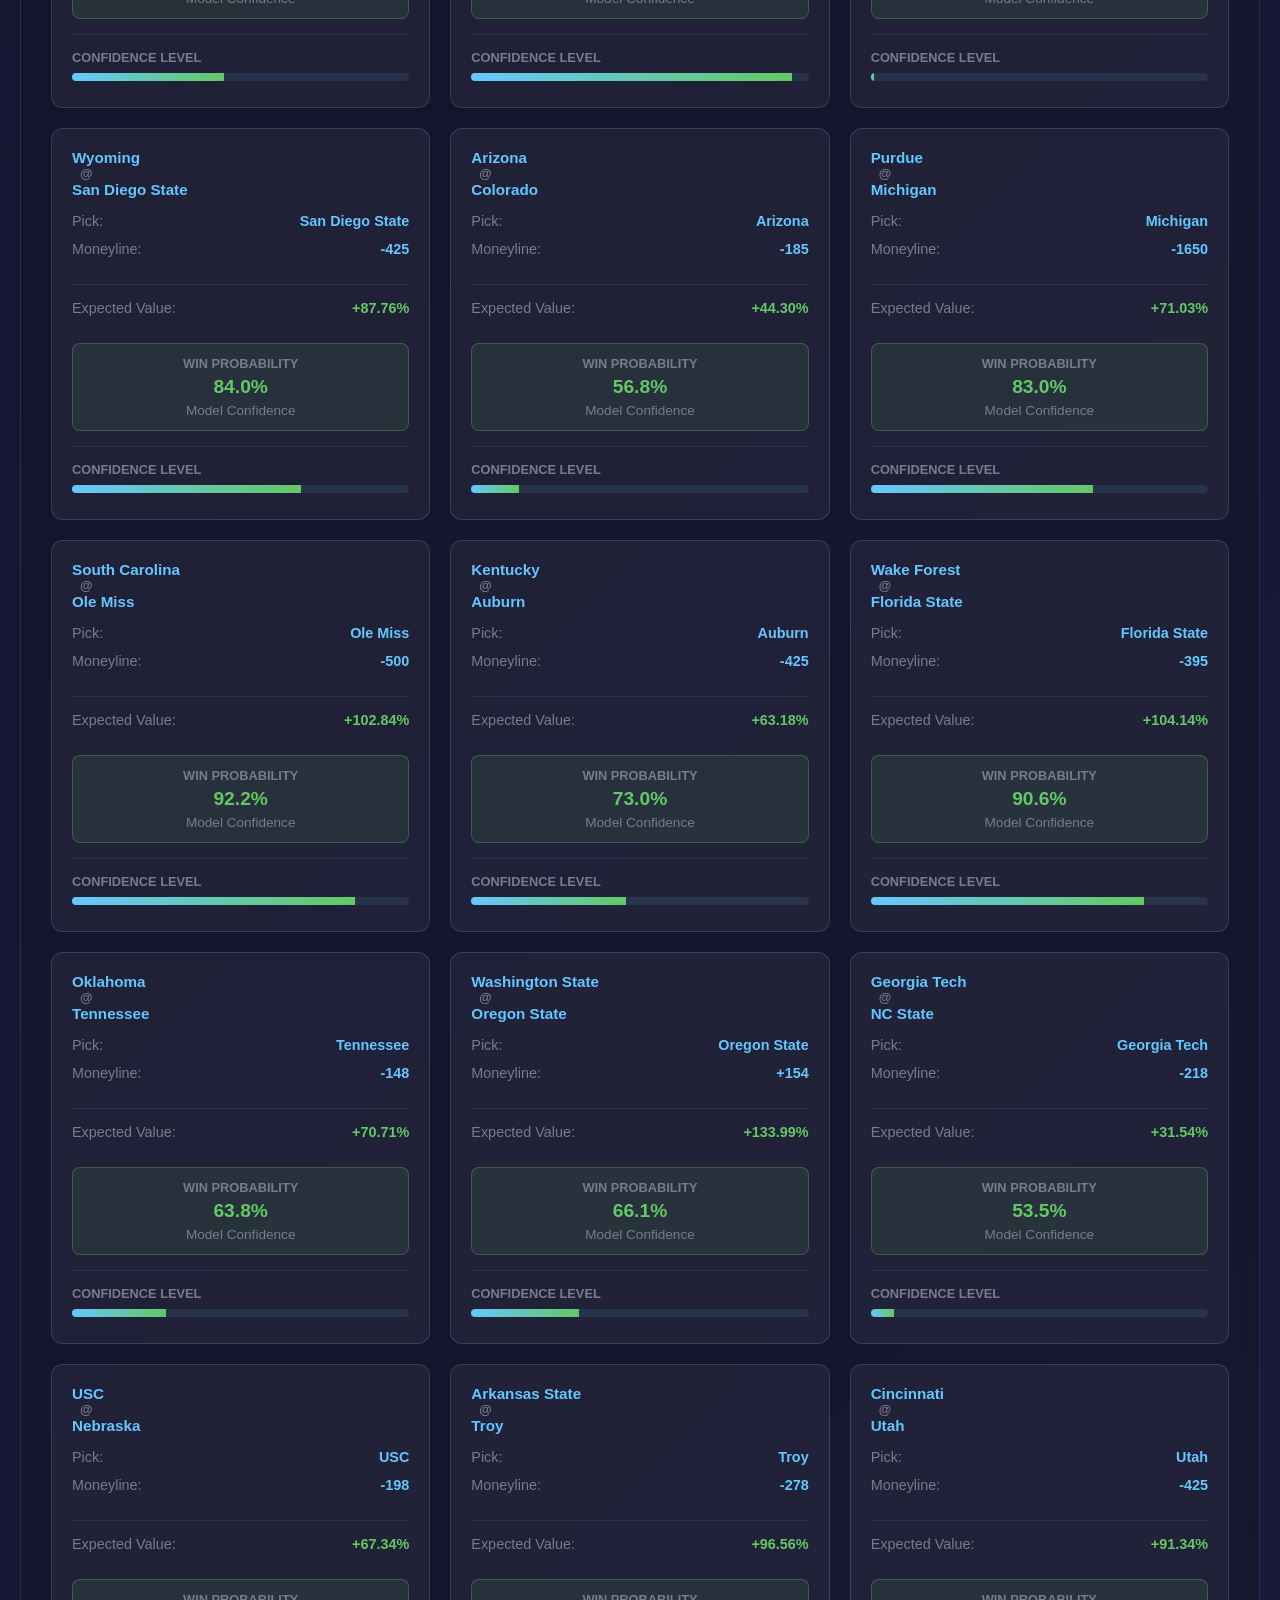
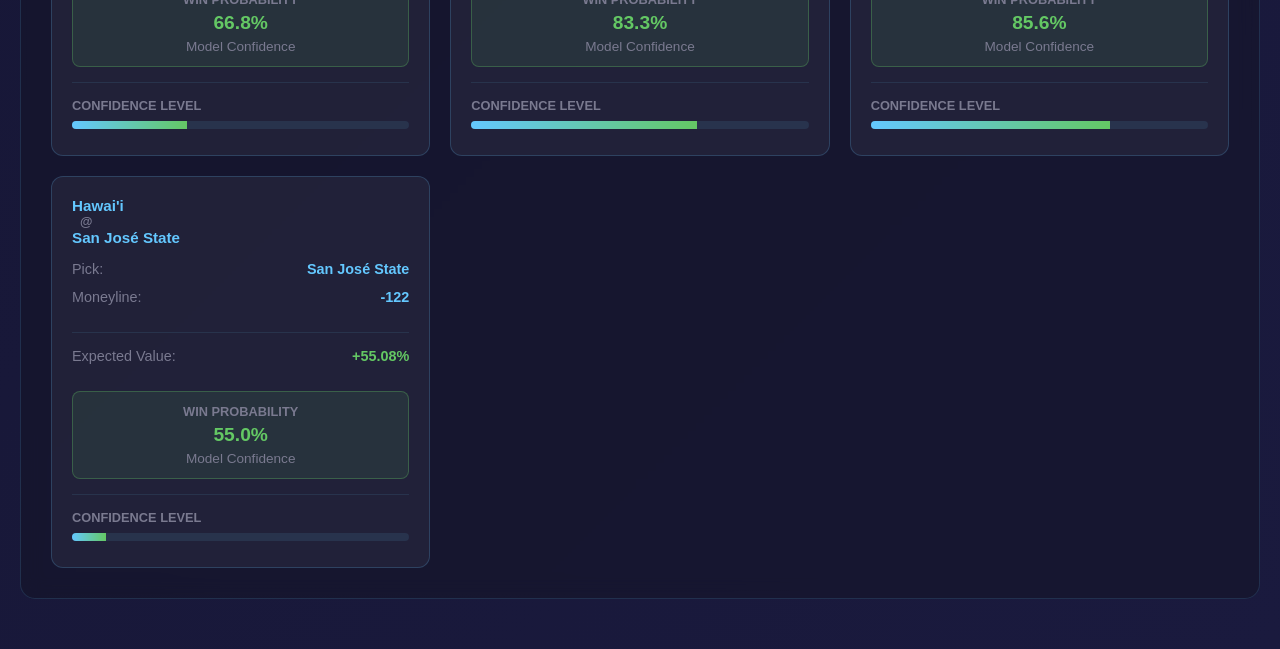
<file: predictions.html>
<!DOCTYPE html>
<html lang="en">
<head>
    <meta charset="UTF-8">
    <meta name="viewport" content="width=device-width, initial-scale=1.0">
    <title>Current Predictions - College Football Betting Model</title>
    <link rel="stylesheet" href="style.css">
    <style>
        .predictions-grid {
            display: grid;
            grid-template-columns: repeat(auto-fill, minmax(350px, 1fr));
            gap: 20px;
            margin-top: 20px;
        }

        .prediction-card {
            background: rgba(255, 255, 255, 0.05);
            border: 1px solid rgba(100, 200, 255, 0.2);
            border-radius: 12px;
            padding: 20px;
            cursor: pointer;
            transition: all 0.3s ease;
            display: flex;
            flex-direction: column;
        }

        .prediction-card:hover {
            background: rgba(255, 255, 255, 0.08);
            border-color: rgba(100, 200, 255, 0.4);
            transform: translateY(-5px);
            box-shadow: 0 10px 30px rgba(100, 200, 255, 0.1);
        }

        .card-matchup {
            display: flex;
            align-items: center;
            justify-content: space-between;
            margin-bottom: 15px;
            gap: 10px;
            flex-wrap: wrap;
        }

        .team-name {
            font-size: 0.95em;
            font-weight: 600;
            color: #64c8ff;
        }

        .vs-text {
            color: #7a7a90;
            font-size: 0.8em;
            font-weight: 600;
            padding: 0 8px;
        }

        .confidence-badge {
            padding: 6px 12px;
            border-radius: 20px;
            font-weight: 700;
            font-size: 0.85em;
            white-space: nowrap;
        }

        .confidence-badge.high {
            background: rgba(100, 200, 100, 0.2);
            color: #64c864;
            border: 1px solid #64c864;
        }

        .confidence-badge.medium {
            background: rgba(255, 200, 100, 0.2);
            color: #ffc864;
            border: 1px solid #ffc864;
        }

        .confidence-badge.low {
            background: rgba(200, 100, 100, 0.2);
            color: #c86464;
            border: 1px solid #c86464;
        }

        .card-divider {
            height: 1px;
            background: rgba(100, 200, 255, 0.1);
            margin: 15px 0;
        }

        .card-row {
            display: flex;
            justify-content: space-between;
            align-items: center;
            margin-bottom: 12px;
            font-size: 0.9em;
        }

        .card-row:last-child {
            margin-bottom: 0;
        }

        .row-label {
            color: #7a7a90;
            font-weight: 500;
        }

        .row-value {
            color: #64c8ff;
            font-weight: 700;
            text-align: right;
        }

        .row-value.positive {
            color: #64c864;
        }

        .row-value.negative {
            color: #c86464;
        }

        .pick-section {
            background: rgba(100, 200, 100, 0.1);
            border: 1px solid rgba(100, 200, 100, 0.3);
            border-radius: 8px;
            padding: 12px;
            margin-top: 15px;
            text-align: center;
        }

        .pick-label {
            color: #7a7a90;
            font-size: 0.8em;
            margin-bottom: 5px;
            text-transform: uppercase;
            font-weight: 600;
        }

        .pick-team {
            color: #64c864;
            font-size: 1.2em;
            font-weight: 700;
            margin-bottom: 5px;
        }

        .pick-prob {
            color: #7a7a90;
            font-size: 0.85em;
        }

        .confidence-bar-container {
            margin-top: 15px;
            padding-top: 15px;
            border-top: 1px solid rgba(100, 200, 255, 0.1);
        }

        .confidence-bar-label {
            color: #7a7a90;
            font-size: 0.8em;
            font-weight: 600;
            text-transform: uppercase;
            margin-bottom: 8px;
        }

        .confidence-bar {
            width: 100%;
            height: 8px;
            background: rgba(100, 200, 255, 0.1);
            border-radius: 4px;
            overflow: hidden;
        }

        .confidence-bar-fill {
            height: 100%;
            background: linear-gradient(90deg, #64c8ff, #64c864);
            transition: width 0.3s ease;
        }

        #content {
            min-height: 200px;
        }

        .empty-state {
            text-align: center;
            padding: 60px 20px;
        }

        .empty-state-icon {
            font-size: 3em;
            margin-bottom: 15px;
        }

        .empty-state p {
            color: #a0a0b0;
            font-size: 1.1em;
        }

        #modelSelector {
            padding: 8px 12px;
            border-radius: 6px;
            background: rgba(100, 200, 255, 0.1);
            border: 1px solid rgba(100, 200, 255, 0.3);
            color: #64c8ff;
            font-weight: 600;
            cursor: pointer;
            margin-right: 10px;
            font-size: 0.9em;
            transition: all 0.3s ease;
        }

        #modelSelector:hover {
            background: rgba(100, 200, 255, 0.15);
            border-color: rgba(100, 200, 255, 0.5);
        }

        #modelSelector option {
            background: #1a1a2e;
            color: #64c8ff;
        }
    </style>
</head>
<body>
    <!-- Navigation Bar -->
    <nav class="navbar">
        <div class="nav-container">
            <div class="nav-logo">🏈 CFB Betting Model</div>
            <ul class="nav-menu">
                <li><a href="index.html" class="nav-link">Dashboard</a></li>
                <li><a href="predictions.html" class="nav-link active">Predictions</a></li>
                <li><a href="about.html" class="nav-link">About</a></li>
            </ul>
        </div>
    </nav>

    <div class="container">
        <header>
            <h1>This Week's Predictions</h1>
            <p class="subtitle">Current model picks with confidence levels and expected value</p>
        </header>

        <div class="dashboard">
            <div class="dashboard-header">
                <div class="dashboard-title" id="weekTitle">Loading...</div>
                <div class="controls">
                    <select id="modelSelector" onchange="changeModel(this.value)">
                        <option value="quant">Quant Model</option>
                        <option value="quant_spread">Quant Spread</option>
                        <option value="quant_Adj">Quant Adjusted</option>
                        <option value="quant_Adj_spread">Quant Adj Spread</option>
                    </select>
                    <button class="active" onclick="filterData('all')">All Picks</button>
                    <button onclick="filterData('high')">High Confidence</button>
                    <button onclick="filterData('positive')">Positive EV</button>
                    <button onclick="refreshPredictions()" style="margin-left: auto;">🔄 Refresh</button>
                </div>
            </div>

            <div id="content">
                <div class="empty-state">
                    <div class="empty-state-icon">⏳</div>
                    <p>Loading predictions from server...</p>
                </div>
            </div>
        </div>


    <div id="detailModal" class="modal">
        <div class="modal-content">
            <div class="modal-header">
                <div class="modal-title" id="modalTitle">Prediction Details</div>
                <button class="close-btn" onclick="closeModal()">&times;</button>
            </div>
            <div class="modal-body" id="modalBody"></div>
        </div>
    </div>

    <script>
        let allData = [];
        let currentFilter = 'all';
        let currentModel = 'quant';
        let teamFeaturesMap = {}; // Store features by team name
        const API_BASE = 'http://localhost:3000/api';
        
        // Map model names to their corresponding JSON filenames
        const MODEL_TO_FILE = {
            'quant': 'quant_predictions_week10.json',
            'quant_spread': 'quant_spread_predictions_week10.json',
            'quant_Adj': 'quant_Adj_predictions_week10.json',
            'quant_Adj_spread': 'quant_Adj_spread_predictions_week10.json'
        };
        
        // Spread models list
        const SPREAD_MODELS = ['quant_spread', 'quant_Adj_spread'];
        
        // Check if current model is a spread model
        function isSpreadModel(model) {
            return SPREAD_MODELS.includes(model);
        }

        // Load team features from JSON file
        async function loadTeamFeatures() {
            try {
                const response = await fetch('./avg_features_ranked.json');
                if (!response.ok) {
                    throw new Error('Failed to load features');
                }
                const featuresArray = await response.json();
                
                // Create a lookup map by team name
                featuresArray.forEach(teamData => {
                    teamFeaturesMap[teamData.team] = {
                        avg_off_total_ppa: teamData.off_total_ppa,
                        avg_off_total_ppa_rank: teamData.off_total_ppa_rank,
                        avg_off_success: teamData.off_success_rate,
                        avg_off_success_rank: teamData.off_success_rate_rank,
                        avg_off_passing_ppa: teamData.off_passing_downs_ppa,
                        avg_off_passing_ppa_rank: teamData.off_passing_downs_ppa_rank,
                        avg_off_rushing_ppa: teamData.off_rushing_plays_ppa,
                        avg_off_rushing_ppa_rank: teamData.off_rushing_plays_ppa_rank,
                        avg_def_total_ppa: teamData.def_total_ppa,
                        avg_def_total_ppa_rank: teamData.def_total_ppa_rank,
                        avg_def_success: teamData.def_success_rate,
                        avg_def_success_rank: teamData.def_success_rate_rank,
                        avg_def_passing_ppa: teamData.def_passing_downs_ppa,
                        avg_def_passing_ppa_rank: teamData.def_passing_downs_ppa_rank,
                        avg_def_rushing_ppa: teamData.def_rushing_plays_ppa,
                        avg_def_rushing_ppa_rank: teamData.def_rushing_plays_ppa_rank,
                        recent_off_total_ppa: teamData.off_total_ppa, // Using current season as recent
                        recent_off_total_ppa_rank: teamData.off_total_ppa_rank,
                        recent_def_total_ppa: teamData.def_total_ppa,
                        recent_def_total_ppa_rank: teamData.def_total_ppa_rank,
                        points_for: teamData.points_for,
                        points_against: teamData.points_against
                    };
                });
                console.log('Team features loaded:', Object.keys(teamFeaturesMap).length, 'teams');
            } catch (error) {
                console.warn('Could not load team features:', error);
            }
        }

        async function loadPredictionsFromBackend() {
            try {
                document.getElementById('content').innerHTML = '<div class="empty-state"><div class="empty-state-icon">⏳</div><p>Loading predictions...</p></div>';
                
                let loadedData = [];
                
                // Get the correct filename for this model
                const jsonFilename = MODEL_TO_FILE[currentModel];
                
                console.log('Loading model:', currentModel);
                console.log('Loading file:', jsonFilename);
                
                try {
                    const response = await fetch(`./${jsonFilename}`);
                    if (!response.ok) {
                        throw new Error('HTTP error, status = ' + response.status);
                    }
                    loadedData = await response.json();
                    console.log('Successfully loaded from JSON file:', loadedData.length, 'games');
                } catch (error) {
                    console.error('Error loading from file:', error);
                    throw new Error(`Failed to load ${jsonFilename}. Make sure the file is in the same folder as predictions.html`);
                }
                
                // Transform data to match card format based on model type
                if (isSpreadModel(currentModel)) {
                    // Spread models
                    loadedData = loadedData.map(item => ({
                        week: item.week,
                        away_team: item.away_team,
                        home_team: item.home_team,
                        prediction: item.spread_prediction,
                        spread: item.spread_numeric,
                        formatted_spread: item.formatted_spread,
                        predicted_margin: item.predicted_margin,
                        predicted_outcome: item.predicted_outcome,
                        predicted_outcome_confidence: item.predicted_outcome_confidence,
                        predicted_outcome_ev: item.predicted_outcome_ev,
                        predicted_outcome_roi_pct: item.predicted_outcome_roi_pct,
                        favorite_team: item.favorite_team,
                        home_cover_prob: item.home_cover_prob || 0.5,
                        away_cover_prob: item.away_cover_prob || 0.5,
                        confidence: item.predicted_outcome_confidence || 0.5,
                        roi_pct: item.predicted_outcome_roi_pct || item.roi_pct || 0,
                        expected_value: item.predicted_outcome_ev || item.ev_spread || 0,
                        predicted_moneyline: 0,
                        home_moneyline: 0,
                        away_moneyline: 0,
                        home_win_prob: item.home_win_prob || 0.5,
                        // Add team features from lookup map
                        homeTeamFeatures: teamFeaturesMap[item.home_team] || null,
                        awayTeamFeatures: teamFeaturesMap[item.away_team] || null,
                        _spreadData: item
                    }));
                } else {
                    // Moneyline models (quant, quant_Adj)
                    loadedData = loadedData.map(item => ({
                        week: item.week,
                        away_team: item.away_team,
                        home_team: item.home_team,
                        prediction: item.predicted_winner,
                        home_moneyline: item.home_moneyline,
                        away_moneyline: item.away_moneyline,
                        winner_moneyline: item.winner_moneyline,
                        home_win_prob: item.home_win_prob || 0.5,
                        away_win_prob: item.away_win_prob || 0.5,
                        winner_prob: item.winner_prob || 0.5,
                        confidence: item.predicted_outcome_confidence || 0.5,
                        roi_pct: item.roi_pct || 0,
                        expected_value: item.ev_moneyline || 0,
                        predicted_moneyline: item.winner_moneyline || 0,
                        spread: 0,
                        formatted_spread: 'N/A',
                        predicted_margin: 0,
                        predicted_outcome: 'N/A',
                        home_cover_prob: item.home_win_prob || 0.5,
                        away_cover_prob: item.away_win_prob || 0.5,
                        // Add team features from lookup map
                        homeTeamFeatures: teamFeaturesMap[item.home_team] || null,
                        awayTeamFeatures: teamFeaturesMap[item.away_team] || null
                    }));
                }
                
                if (!Array.isArray(loadedData)) {
                    loadedData = [loadedData];
                }
                
                console.log('Predictions loaded:', loadedData.length, 'games');
                console.log('Model:', currentModel);
                if (loadedData.length > 0) {
                    console.log('First prediction:', loadedData[0]);
                }
                
                allData = loadedData;
                localStorage.setItem('predictionsData', JSON.stringify(allData));
                renderDashboard();
            } catch (error) {
                console.error('Error loading predictions:', error);
                const errorMsg = error.message || 'Unknown error occurred';
                document.getElementById('content').innerHTML = '<div class="empty-state"><div class="empty-state-icon">❌</div><p>' + errorMsg + '</p><p style="font-size: 0.9em; margin-top: 10px; color: #7a7a90;">Check browser console for details</p></div>';
            }
        }

        function changeModel(model) {
            currentModel = model;
            currentFilter = 'all';
            loadPredictionsFromBackend();
            
            // Reset filter buttons to 'all'
            document.querySelectorAll('.controls button').forEach((btn, idx) => {
                btn.classList.remove('active');
                if (idx === 0) btn.classList.add('active');
            });
        }

        function refreshPredictions() {
            loadPredictionsFromBackend();
        }

        function filterData(type) {
            currentFilter = type;
            renderDashboard();
            
            document.querySelectorAll('.controls button').forEach(btn => {
                btn.classList.remove('active');
            });
            event.target.classList.add('active');
        }

        function getConfidenceClass(confidence) {
            const confValue = parseFloat(confidence) || 0;
            if (confValue >= 0.65) return 'high';
            if (confValue >= 0.55) return 'medium';
            return 'low';
        }

        function renderDashboard() {
            let filteredData = allData;

            if (currentFilter === 'high') {
                filteredData = allData.filter(row => {
                    const confidence = parseFloat(row.confidence) || 0;
                    return confidence >= 0.65;
                });
            } else if (currentFilter === 'positive') {
                filteredData = allData.filter(row => {
                    const ev = parseFloat(row.expected_value) || 0;
                    return ev > 0;
                });
            }

            if (filteredData.length === 0) {
                document.getElementById('content').innerHTML = '<div class="empty-state"><div class="empty-state-icon">📊</div><p>No predictions match the selected filter</p></div>';
                return;
            }

            let cardsHTML = '<div class="predictions-grid">';
            
            filteredData.forEach((row) => {
                const confidence = parseFloat(row.confidence) || 0;
                const roi = parseFloat(row.roi_pct) || 0;
                const spread = parseFloat(row.spread) || 0;
                const prediction = row.prediction;
                
                let displayValue1, displayLabel1, displayValue2, displayLabel2;
                let coverProb = 0;
                
                if (isSpreadModel(currentModel)) {
                    // For spread models
                    displayLabel1 = 'Predicted Outcome:';
                    displayValue1 = row.predicted_outcome || (row.predicted_margin || 0).toFixed(1);
                    displayLabel2 = 'Spread:';
                    displayValue2 = row.formatted_spread || ((row.spread > 0 ? '+' : '') + (row.spread || 0).toFixed(1));
                    
                    // Use cover probability instead of win prob
                    if (prediction === row.home_team) {
                        coverProb = row.home_cover_prob || 0;
                    } else {
                        coverProb = row.away_cover_prob || 0;
                    }
                } else {
                    // For moneyline models
                    const homeWinProb = parseFloat(row.home_win_prob) || 0;
                    const moneyline = row.predicted_moneyline || 0;
                    displayLabel1 = 'Moneyline:';
                    displayValue1 = (moneyline > 0 ? '+' : '') + Math.round(moneyline);
                    displayLabel2 = '';
                    displayValue2 = '';
                    coverProb = prediction === row.home_team ? homeWinProb : (1 - homeWinProb);
                }
                
                const confClass = getConfidenceClass(confidence);
                const isPositiveEV = roi > 0;

                cardsHTML += '<div class="prediction-card" onclick="openModal(event, \'' + row.away_team + '\', \'' + row.home_team + '\', \'' + prediction + '\', ' + coverProb + ', ' + confidence + ', ' + roi + ', \'' + currentModel + '\')">';
                cardsHTML += '<div class="card-matchup"><div><div class="team-name">' + row.away_team + '</div><div class="vs-text">@</div><div class="team-name">' + row.home_team + '</div></div></div>';
                cardsHTML += '<div class="card-row"><span class="row-label">Pick:</span><span class="row-value">' + prediction + '</span></div>';
                cardsHTML += '<div class="card-row"><span class="row-label">' + displayLabel1 + '</span><span class="row-value">' + displayValue1 + '</span></div>';
                if (displayLabel2) {
                    cardsHTML += '<div class="card-row"><span class="row-label">' + displayLabel2 + '</span><span class="row-value">' + displayValue2 + '</span></div>';
                }
                cardsHTML += '<div class="card-divider"></div>';
                cardsHTML += '<div class="card-row"><span class="row-label">Expected Value:</span><span class="row-value ' + (isPositiveEV ? 'positive' : 'negative') + '">' + (roi > 0 ? '+' : '') + roi.toFixed(2) + '%</span></div>';
                cardsHTML += '<div class="pick-section"><div class="pick-label">' + (isSpreadModel(currentModel) ? 'Cover Probability' : 'Win Probability') + '</div><div class="pick-team">' + (coverProb * 100).toFixed(1) + '%</div><div class="pick-prob">Model Confidence</div></div>';
                cardsHTML += '<div class="confidence-bar-container"><div class="confidence-bar-label">Confidence Level</div><div class="confidence-bar"><div class="confidence-bar-fill" style="width: ' + (confidence * 100).toFixed(0) + '%"></div></div></div>';
                cardsHTML += '</div>';
            });

            cardsHTML += '</div>';
            document.getElementById('content').innerHTML = cardsHTML;
            
            const weekNum = allData.length > 0 ? allData[0].week : 0;
            document.getElementById('weekTitle').innerHTML = 'Week ' + weekNum + ' Predictions (' + filteredData.length + ' games) - ' + currentModel.toUpperCase();
        }

        function openModal(event, awayTeam, homeTeam, prediction, coverProb, confidence, roi, modelType) {
            event.stopPropagation();
            
            // Find the prediction object to get team features
            let predictionObj = null;
            for (let i = 0; i < allData.length; i++) {
                if (allData[i].away_team === awayTeam && allData[i].home_team === homeTeam) {
                    predictionObj = allData[i];
                    break;
                }
            }
            
            const homeFeatures = predictionObj && predictionObj.homeTeamFeatures ? predictionObj.homeTeamFeatures : null;
            const awayFeatures = predictionObj && predictionObj.awayTeamFeatures ? predictionObj.awayTeamFeatures : null;
            
            let detailsHTML = '<div style="padding: 20px;">';
            
            // Prediction header
            detailsHTML += '<div style="display: grid; grid-template-columns: 1fr 1fr; gap: 15px; margin-bottom: 20px;">';
            const isHomePicked = prediction === homeTeam;
            detailsHTML += '<div style="text-align: center; padding: 15px; background: ' + (!isHomePicked ? 'rgba(100, 200, 100, 0.15)' : 'rgba(100, 200, 255, 0.1)') + '; border-radius: 8px; border: 2px solid ' + (!isHomePicked ? '#64c864' : 'rgba(100, 200, 255, 0.3)') + ';"><div style="color: #a0a0b0; font-size: 0.8em; text-transform: uppercase; font-weight: 600;">Away</div><div style="color: ' + (!isHomePicked ? '#64c864' : '#64c8ff') + '; font-weight: bold; font-size: 1.2em;">' + awayTeam + '</div>' + (!isHomePicked ? '<div style="color: #64c864; font-size: 0.75em; margin-top: 5px; font-weight: 600;">✓ PICK</div>' : '') + '</div>';
            detailsHTML += '<div style="text-align: center; padding: 15px; background: ' + (isHomePicked ? 'rgba(100, 200, 100, 0.15)' : 'rgba(100, 200, 255, 0.1)') + '; border-radius: 8px; border: 2px solid ' + (isHomePicked ? '#64c864' : 'rgba(100, 200, 255, 0.3)') + ';"><div style="color: #a0a0b0; font-size: 0.8em; text-transform: uppercase; font-weight: 600;">Home</div><div style="color: ' + (isHomePicked ? '#64c864' : '#64c8ff') + '; font-weight: bold; font-size: 1.2em;">' + homeTeam + '</div>' + (isHomePicked ? '<div style="color: #64c864; font-size: 0.75em; margin-top: 5px; font-weight: 600;">✓ PICK</div>' : '') + '</div>';
            detailsHTML += '</div>';
            
            // Add spread-specific info if applicable
            if (modelType && (modelType.includes('spread')) && predictionObj) {
                detailsHTML += '<div style="margin-bottom: 20px; padding: 15px; background: rgba(100, 200, 255, 0.08); border-radius: 8px; border-left: 3px solid #64c8ff;">';
                detailsHTML += '<div style="color: #ffc864; font-weight: 600; margin-bottom: 10px; font-size: 0.95em;">SPREAD PREDICTION</div>';
                detailsHTML += '<div style="display: grid; grid-template-columns: 1fr; gap: 10px; margin-bottom: 10px;">';
                detailsHTML += '<div><div style="color: #7a7a90; font-size: 0.8em;">Predicted Outcome</div><div style="color: #64c8ff; font-weight: bold; font-size: 1.1em;">' + (predictionObj.predicted_outcome || (predictionObj.predicted_margin || 0).toFixed(1)) + '</div></div>';
                detailsHTML += '<div><div style="color: #7a7a90; font-size: 0.8em;">Spread</div><div style="color: #64c8ff; font-weight: bold; font-size: 1.1em;">' + (predictionObj.formatted_spread || ((predictionObj.spread > 0 ? '+' : '') + (predictionObj.spread || 0).toFixed(1))) + '</div></div>';
                detailsHTML += '</div>';
                detailsHTML += '<div style="padding: 10px; background: rgba(100, 200, 255, 0.05); border-radius: 6px;"><div style="color: #7a7a90; font-size: 0.8em;">Favorite Team</div><div style="color: #64c8ff; font-weight: bold; font-size: 1.1em;">' + (predictionObj.favorite_team || 'N/A') + '</div></div>';
                detailsHTML += '</div>';
            }
            
            detailsHTML += '<div style="color: #64c8ff; font-weight: bold; margin-bottom: 15px; font-size: 1.1em;">TEAM STATISTICS</div>';
            
            if (homeFeatures && awayFeatures) {
                // Offensive Stats
                detailsHTML += '<div style="margin-bottom: 20px;">';
                detailsHTML += '<div style="color: #ffc864; font-weight: 600; margin-bottom: 10px; font-size: 0.95em;">OFFENSIVE EFFICIENCY</div>';
                
                // TOTAL OFF PPA (higher is better) - Compare by RANK (lower rank = better)
                const homeOffTotalPPA = homeFeatures.avg_off_total_ppa;
                const awayOffTotalPPA = awayFeatures.avg_off_total_ppa;
                const homeOffTotalPPARank = homeFeatures.avg_off_total_ppa_rank;
                const awayOffTotalPPARank = awayFeatures.avg_off_total_ppa_rank;
                const homeOffTotalPPABetter = homeOffTotalPPARank < awayOffTotalPPARank;
                
                detailsHTML += '<div style="display: grid; grid-template-columns: 1fr 1fr; gap: 10px; margin-bottom: 8px;">';
                detailsHTML += '<div style="background: ' + (!homeOffTotalPPABetter ? 'rgba(100, 200, 100, 0.15)' : 'rgba(100, 200, 255, 0.08)') + '; padding: 10px; border-radius: 6px; border-left: 3px solid ' + (!homeOffTotalPPABetter ? '#64c864' : '#64c8ff') + ';"><div style="font-size: 0.75em; color: #7a7a90; margin-bottom: 3px;">TOTAL OFF PPA</div><div style="color: ' + (!homeOffTotalPPABetter ? '#64c864' : '#64c8ff') + '; font-weight: bold;">' + (awayFeatures.avg_off_total_ppa).toFixed(3) + '</div><div style="font-size: 0.7em; color: #7a7a90; margin-top: 4px;">Rank: ' + awayFeatures.avg_off_total_ppa_rank + '</div></div>';
                detailsHTML += '<div style="background: ' + (homeOffTotalPPABetter ? 'rgba(100, 200, 100, 0.15)' : 'rgba(100, 200, 255, 0.08)') + '; padding: 10px; border-radius: 6px; border-left: 3px solid ' + (homeOffTotalPPABetter ? '#64c864' : '#64c8ff') + ';"><div style="font-size: 0.75em; color: #7a7a90; margin-bottom: 3px;">TOTAL OFF PPA</div><div style="color: ' + (homeOffTotalPPABetter ? '#64c864' : '#64c8ff') + '; font-weight: bold;">' + (homeFeatures.avg_off_total_ppa).toFixed(3) + '</div><div style="font-size: 0.7em; color: #7a7a90; margin-top: 4px;">Rank: ' + homeFeatures.avg_off_total_ppa_rank + '</div></div>';
                detailsHTML += '</div>';
                
                // OFF SUCCESS (higher is better) - Compare by RANK (lower rank = better)
                const homeOffSuccess = homeFeatures.avg_off_success;
                const awayOffSuccess = awayFeatures.avg_off_success;
                const homeOffSuccessRank = homeFeatures.avg_off_success_rank;
                const awayOffSuccessRank = awayFeatures.avg_off_success_rank;
                const homeOffSuccessBetter = homeOffSuccessRank < awayOffSuccessRank;
                
                detailsHTML += '<div style="display: grid; grid-template-columns: 1fr 1fr; gap: 10px; margin-bottom: 8px;">';
                detailsHTML += '<div style="background: ' + (!homeOffSuccessBetter ? 'rgba(100, 200, 100, 0.15)' : 'rgba(100, 200, 255, 0.08)') + '; padding: 10px; border-radius: 6px; border-left: 3px solid ' + (!homeOffSuccessBetter ? '#64c864' : '#64c8ff') + ';"><div style="font-size: 0.75em; color: #7a7a90; margin-bottom: 3px;">OFF SUCCESS</div><div style="color: ' + (!homeOffSuccessBetter ? '#64c864' : '#64c8ff') + '; font-weight: bold;">' + (awayFeatures.avg_off_success * 100).toFixed(1) + '%</div><div style="font-size: 0.7em; color: #7a7a90; margin-top: 4px;">Rank: ' + awayFeatures.avg_off_success_rank + '</div></div>';
                detailsHTML += '<div style="background: ' + (homeOffSuccessBetter ? 'rgba(100, 200, 100, 0.15)' : 'rgba(100, 200, 255, 0.08)') + '; padding: 10px; border-radius: 6px; border-left: 3px solid ' + (homeOffSuccessBetter ? '#64c864' : '#64c8ff') + ';"><div style="font-size: 0.75em; color: #7a7a90; margin-bottom: 3px;">OFF SUCCESS</div><div style="color: ' + (homeOffSuccessBetter ? '#64c864' : '#64c8ff') + '; font-weight: bold;">' + (homeFeatures.avg_off_success * 100).toFixed(1) + '%</div><div style="font-size: 0.7em; color: #7a7a90; margin-top: 4px;">Rank: ' + homeFeatures.avg_off_success_rank + '</div></div>';
                detailsHTML += '</div>';
                
                // OFF PASSING PPA (higher is better) - Compare by RANK (lower rank = better)
                const homeOffPassingPPA = homeFeatures.avg_off_passing_ppa;
                const awayOffPassingPPA = awayFeatures.avg_off_passing_ppa;
                const homeOffPassingPPARank = homeFeatures.avg_off_passing_ppa_rank;
                const awayOffPassingPPARank = awayFeatures.avg_off_passing_ppa_rank;
                const homeOffPassingPPABetter = homeOffPassingPPARank < awayOffPassingPPARank;
                
                detailsHTML += '<div style="display: grid; grid-template-columns: 1fr 1fr; gap: 10px; margin-bottom: 8px;">';
                detailsHTML += '<div style="background: ' + (!homeOffPassingPPABetter ? 'rgba(100, 200, 100, 0.15)' : 'rgba(100, 200, 255, 0.08)') + '; padding: 10px; border-radius: 6px; border-left: 3px solid ' + (!homeOffPassingPPABetter ? '#64c864' : '#64c8ff') + ';"><div style="font-size: 0.75em; color: #7a7a90; margin-bottom: 3px;">PASS PPA</div><div style="color: ' + (!homeOffPassingPPABetter ? '#64c864' : '#64c8ff') + '; font-weight: bold;">' + (awayFeatures.avg_off_passing_ppa).toFixed(3) + '</div><div style="font-size: 0.7em; color: #7a7a90; margin-top: 4px;">Rank: ' + awayFeatures.avg_off_passing_ppa_rank + '</div></div>';
                detailsHTML += '<div style="background: ' + (homeOffPassingPPABetter ? 'rgba(100, 200, 100, 0.15)' : 'rgba(100, 200, 255, 0.08)') + '; padding: 10px; border-radius: 6px; border-left: 3px solid ' + (homeOffPassingPPABetter ? '#64c864' : '#64c8ff') + ';"><div style="font-size: 0.75em; color: #7a7a90; margin-bottom: 3px;">PASS PPA</div><div style="color: ' + (homeOffPassingPPABetter ? '#64c864' : '#64c8ff') + '; font-weight: bold;">' + (homeFeatures.avg_off_passing_ppa).toFixed(3) + '</div><div style="font-size: 0.7em; color: #7a7a90; margin-top: 4px;">Rank: ' + homeFeatures.avg_off_passing_ppa_rank + '</div></div>';
                detailsHTML += '</div>';
                
                // OFF RUSHING PPA (higher is better) - Compare by RANK (lower rank = better)
                const homeOffRushingPPA = homeFeatures.avg_off_rushing_ppa;
                const awayOffRushingPPA = awayFeatures.avg_off_rushing_ppa;
                const homeOffRushingPPARank = homeFeatures.avg_off_rushing_ppa_rank;
                const awayOffRushingPPARank = awayFeatures.avg_off_rushing_ppa_rank;
                const homeOffRushingPPABetter = homeOffRushingPPARank < awayOffRushingPPARank;
                
                detailsHTML += '<div style="display: grid; grid-template-columns: 1fr 1fr; gap: 10px; margin-bottom: 8px;">';
                detailsHTML += '<div style="background: ' + (!homeOffRushingPPABetter ? 'rgba(100, 200, 100, 0.15)' : 'rgba(100, 200, 255, 0.08)') + '; padding: 10px; border-radius: 6px; border-left: 3px solid ' + (!homeOffRushingPPABetter ? '#64c864' : '#64c8ff') + ';"><div style="font-size: 0.75em; color: #7a7a90; margin-bottom: 3px;">RUSH PPA</div><div style="color: ' + (!homeOffRushingPPABetter ? '#64c864' : '#64c8ff') + '; font-weight: bold;">' + (awayFeatures.avg_off_rushing_ppa).toFixed(3) + '</div><div style="font-size: 0.7em; color: #7a7a90; margin-top: 4px;">Rank: ' + awayFeatures.avg_off_rushing_ppa_rank + '</div></div>';
                detailsHTML += '<div style="background: ' + (homeOffRushingPPABetter ? 'rgba(100, 200, 100, 0.15)' : 'rgba(100, 200, 255, 0.08)') + '; padding: 10px; border-radius: 6px; border-left: 3px solid ' + (homeOffRushingPPABetter ? '#64c864' : '#64c8ff') + ';"><div style="font-size: 0.75em; color: #7a7a90; margin-bottom: 3px;">RUSH PPA</div><div style="color: ' + (homeOffRushingPPABetter ? '#64c864' : '#64c8ff') + '; font-weight: bold;">' + (homeFeatures.avg_off_rushing_ppa).toFixed(3) + '</div><div style="font-size: 0.7em; color: #7a7a90; margin-top: 4px;">Rank: ' + homeFeatures.avg_off_rushing_ppa_rank + '</div></div>';
                detailsHTML += '</div>';

                // Defensive Stats
                detailsHTML += '<div style="margin-bottom: 20px;">';
                detailsHTML += '<div style="color: #ff8a8a; font-weight: 600; margin-bottom: 10px; font-size: 0.95em;">DEFENSIVE EFFICIENCY</div>';
                
                // TOTAL DEF PPA (lower is better for defense) - Compare by RANK (lower rank = better)
                const homeDefTotalPPA = homeFeatures.avg_def_total_ppa;
                const awayDefTotalPPA = awayFeatures.avg_def_total_ppa;
                const homeDefTotalPPARank = homeFeatures.avg_def_total_ppa_rank;
                const awayDefTotalPPARank = awayFeatures.avg_def_total_ppa_rank;
                const homeDefTotalPPABetter = homeDefTotalPPARank < awayDefTotalPPARank;
                
                detailsHTML += '<div style="display: grid; grid-template-columns: 1fr 1fr; gap: 10px; margin-bottom: 8px;">';
                detailsHTML += '<div style="background: ' + (!homeDefTotalPPABetter ? 'rgba(100, 200, 100, 0.15)' : 'rgba(100, 200, 255, 0.08)') + '; padding: 10px; border-radius: 6px; border-left: 3px solid ' + (!homeDefTotalPPABetter ? '#64c864' : '#64c8ff') + ';"><div style="font-size: 0.75em; color: #7a7a90; margin-bottom: 3px;">TOTAL DEF PPA</div><div style="color: ' + (!homeDefTotalPPABetter ? '#64c864' : '#64c8ff') + '; font-weight: bold;">' + (awayFeatures.avg_def_total_ppa).toFixed(3) + '</div><div style="font-size: 0.7em; color: #7a7a90; margin-top: 4px;">Rank: ' + awayFeatures.avg_def_total_ppa_rank + '</div></div>';
                detailsHTML += '<div style="background: ' + (homeDefTotalPPABetter ? 'rgba(100, 200, 100, 0.15)' : 'rgba(100, 200, 255, 0.08)') + '; padding: 10px; border-radius: 6px; border-left: 3px solid ' + (homeDefTotalPPABetter ? '#64c864' : '#64c8ff') + ';"><div style="font-size: 0.75em; color: #7a7a90; margin-bottom: 3px;">TOTAL DEF PPA</div><div style="color: ' + (homeDefTotalPPABetter ? '#64c864' : '#64c8ff') + '; font-weight: bold;">' + (homeFeatures.avg_def_total_ppa).toFixed(3) + '</div><div style="font-size: 0.7em; color: #7a7a90; margin-top: 4px;">Rank: ' + homeFeatures.avg_def_total_ppa_rank + '</div></div>';
                detailsHTML += '</div>';
                
                // DEF SUCCESS (higher is better for defense) - Compare by RANK (lower rank = better)
                const homeDefSuccess = homeFeatures.avg_def_success;
                const awayDefSuccess = awayFeatures.avg_def_success;
                const homeDefSuccessRank = homeFeatures.avg_def_success_rank;
                const awayDefSuccessRank = awayFeatures.avg_def_success_rank;
                const homeDefSuccessBetter = homeDefSuccessRank < awayDefSuccessRank;
                
                detailsHTML += '<div style="display: grid; grid-template-columns: 1fr 1fr; gap: 10px; margin-bottom: 8px;">';
                detailsHTML += '<div style="background: ' + (!homeDefSuccessBetter ? 'rgba(100, 200, 100, 0.15)' : 'rgba(100, 200, 255, 0.08)') + '; padding: 10px; border-radius: 6px; border-left: 3px solid ' + (!homeDefSuccessBetter ? '#64c864' : '#64c8ff') + ';"><div style="font-size: 0.75em; color: #7a7a90; margin-bottom: 3px;">DEF SUCCESS</div><div style="color: ' + (!homeDefSuccessBetter ? '#64c864' : '#64c8ff') + '; font-weight: bold;">' + (awayFeatures.avg_def_success * 100).toFixed(1) + '%</div><div style="font-size: 0.7em; color: #7a7a90; margin-top: 4px;">Rank: ' + awayFeatures.avg_def_success_rank + '</div></div>';
                detailsHTML += '<div style="background: ' + (homeDefSuccessBetter ? 'rgba(100, 200, 100, 0.15)' : 'rgba(100, 200, 255, 0.08)') + '; padding: 10px; border-radius: 6px; border-left: 3px solid ' + (homeDefSuccessBetter ? '#64c864' : '#64c8ff') + ';"><div style="font-size: 0.75em; color: #7a7a90; margin-bottom: 3px;">DEF SUCCESS</div><div style="color: ' + (homeDefSuccessBetter ? '#64c864' : '#64c8ff') + '; font-weight: bold;">' + (homeFeatures.avg_def_success * 100).toFixed(1) + '%</div><div style="font-size: 0.7em; color: #7a7a90; margin-top: 4px;">Rank: ' + homeFeatures.avg_def_success_rank + '</div></div>';
                detailsHTML += '</div>';
                
                // DEF PASSING PPA (lower is better for defense) - Compare by RANK (lower rank = better)
                const homeDefPassingPPA = homeFeatures.avg_def_passing_ppa;
                const awayDefPassingPPA = awayFeatures.avg_def_passing_ppa;
                const homeDefPassingPPARank = homeFeatures.avg_def_passing_ppa_rank;
                const awayDefPassingPPARank = awayFeatures.avg_def_passing_ppa_rank;
                const homeDefPassingPPABetter = homeDefPassingPPARank < awayDefPassingPPARank;
                
                detailsHTML += '<div style="display: grid; grid-template-columns: 1fr 1fr; gap: 10px; margin-bottom: 8px;">';
                detailsHTML += '<div style="background: ' + (!homeDefPassingPPABetter ? 'rgba(100, 200, 100, 0.15)' : 'rgba(100, 200, 255, 0.08)') + '; padding: 10px; border-radius: 6px; border-left: 3px solid ' + (!homeDefPassingPPABetter ? '#64c864' : '#64c8ff') + ';"><div style="font-size: 0.75em; color: #7a7a90; margin-bottom: 3px;">PASS PPA</div><div style="color: ' + (!homeDefPassingPPABetter ? '#64c864' : '#64c8ff') + '; font-weight: bold;">' + (awayFeatures.avg_def_passing_ppa).toFixed(3) + '</div><div style="font-size: 0.7em; color: #7a7a90; margin-top: 4px;">Rank: ' + awayFeatures.avg_def_passing_ppa_rank + '</div></div>';
                detailsHTML += '<div style="background: ' + (homeDefPassingPPABetter ? 'rgba(100, 200, 100, 0.15)' : 'rgba(100, 200, 255, 0.08)') + '; padding: 10px; border-radius: 6px; border-left: 3px solid ' + (homeDefPassingPPABetter ? '#64c864' : '#64c8ff') + ';"><div style="font-size: 0.75em; color: #7a7a90; margin-bottom: 3px;">PASS PPA</div><div style="color: ' + (homeDefPassingPPABetter ? '#64c864' : '#64c8ff') + '; font-weight: bold;">' + (homeFeatures.avg_def_passing_ppa).toFixed(3) + '</div><div style="font-size: 0.7em; color: #7a7a90; margin-top: 4px;">Rank: ' + homeFeatures.avg_def_passing_ppa_rank + '</div></div>';
                detailsHTML += '</div>';
                
                // DEF RUSHING PPA (lower is better for defense) - Compare by RANK (lower rank = better)
                const homeDefRushingPPA = homeFeatures.avg_def_rushing_ppa;
                const awayDefRushingPPA = awayFeatures.avg_def_rushing_ppa;
                const homeDefRushingPPARank = homeFeatures.avg_def_rushing_ppa_rank;
                const awayDefRushingPPARank = awayFeatures.avg_def_rushing_ppa_rank;
                const homeDefRushingPPABetter = homeDefRushingPPARank < awayDefRushingPPARank;
                
                detailsHTML += '<div style="display: grid; grid-template-columns: 1fr 1fr; gap: 10px;">';
                detailsHTML += '<div style="background: ' + (!homeDefRushingPPABetter ? 'rgba(100, 200, 100, 0.15)' : 'rgba(100, 200, 255, 0.08)') + '; padding: 10px; border-radius: 6px; border-left: 3px solid ' + (!homeDefRushingPPABetter ? '#64c864' : '#64c8ff') + ';"><div style="font-size: 0.75em; color: #7a7a90; margin-bottom: 3px;">RUSH PPA</div><div style="color: ' + (!homeDefRushingPPABetter ? '#64c864' : '#64c8ff') + '; font-weight: bold;">' + (awayFeatures.avg_def_rushing_ppa).toFixed(3) + '</div><div style="font-size: 0.7em; color: #7a7a90; margin-top: 4px;">Rank: ' + awayFeatures.avg_def_rushing_ppa_rank + '</div></div>';
                detailsHTML += '<div style="background: ' + (homeDefRushingPPABetter ? 'rgba(100, 200, 100, 0.15)' : 'rgba(100, 200, 255, 0.08)') + '; padding: 10px; border-radius: 6px; border-left: 3px solid ' + (homeDefRushingPPABetter ? '#64c864' : '#64c8ff') + ';"><div style="font-size: 0.75em; color: #7a7a90; margin-bottom: 3px;">RUSH PPA</div><div style="color: ' + (homeDefRushingPPABetter ? '#64c864' : '#64c8ff') + '; font-weight: bold;">' + (homeFeatures.avg_def_rushing_ppa).toFixed(3) + '</div><div style="font-size: 0.7em; color: #7a7a90; margin-top: 4px;">Rank: ' + homeFeatures.avg_def_rushing_ppa_rank + '</div></div>';
                detailsHTML += '</div>';

                // Recent Performance
                detailsHTML += '<div>';
                detailsHTML += '<div style="color: #64c864; font-weight: 600; margin-bottom: 10px; font-size: 0.95em;">RECENT FORM (Last 3 Games)</div>';
                
                // RECENT TOTAL OFF PPA (higher is better) - Compare by RANK (lower rank = better)
                const homeRecentOffTotalPPA = homeFeatures.recent_off_total_ppa;
                const awayRecentOffTotalPPA = awayFeatures.recent_off_total_ppa;
                const homeRecentOffTotalPPARank = homeFeatures.recent_off_total_ppa_rank;
                const awayRecentOffTotalPPARank = awayFeatures.recent_off_total_ppa_rank;
                const homeRecentOffTotalPPABetter = homeRecentOffTotalPPARank < awayRecentOffTotalPPARank;
                
                detailsHTML += '<div style="display: grid; grid-template-columns: 1fr 1fr; gap: 10px; margin-bottom: 8px;">';
                detailsHTML += '<div style="background: ' + (!homeRecentOffTotalPPABetter ? 'rgba(100, 200, 100, 0.15)' : 'rgba(100, 200, 255, 0.08)') + '; padding: 10px; border-radius: 6px; border-left: 3px solid ' + (!homeRecentOffTotalPPABetter ? '#64c864' : '#64c8ff') + ';"><div style="font-size: 0.75em; color: #7a7a90; margin-bottom: 3px;">RECENT TOTAL OFF PPA</div><div style="color: ' + (!homeRecentOffTotalPPABetter ? '#64c864' : '#64c8ff') + '; font-weight: bold;">' + (awayFeatures.recent_off_total_ppa).toFixed(3) + '</div><div style="font-size: 0.7em; color: #7a7a90; margin-top: 4px;">Rank: ' + awayFeatures.recent_off_total_ppa_rank + '</div></div>';
                detailsHTML += '<div style="background: ' + (homeRecentOffTotalPPABetter ? 'rgba(100, 200, 100, 0.15)' : 'rgba(100, 200, 255, 0.08)') + '; padding: 10px; border-radius: 6px; border-left: 3px solid ' + (homeRecentOffTotalPPABetter ? '#64c864' : '#64c8ff') + ';"><div style="font-size: 0.75em; color: #7a7a90; margin-bottom: 3px;">RECENT TOTAL OFF PPA</div><div style="color: ' + (homeRecentOffTotalPPABetter ? '#64c864' : '#64c8ff') + '; font-weight: bold;">' + (homeFeatures.recent_off_total_ppa).toFixed(3) + '</div><div style="font-size: 0.7em; color: #7a7a90; margin-top: 4px;">Rank: ' + homeFeatures.recent_off_total_ppa_rank + '</div></div>';
                detailsHTML += '</div>';
                
                // RECENT TOTAL DEF PPA (lower is better for defense) - Compare by RANK (lower rank = better)
                const homeRecentDefTotalPPA = homeFeatures.recent_def_total_ppa;
                const awayRecentDefTotalPPA = awayFeatures.recent_def_total_ppa;
                const homeRecentDefTotalPPARank = homeFeatures.recent_def_total_ppa_rank;
                const awayRecentDefTotalPPARank = awayFeatures.recent_def_total_ppa_rank;
                const homeRecentDefTotalPPABetter = homeRecentDefTotalPPARank < awayRecentDefTotalPPARank;
                
                detailsHTML += '<div style="display: grid; grid-template-columns: 1fr 1fr; gap: 10px;">';
                detailsHTML += '<div style="background: ' + (!homeRecentDefTotalPPABetter ? 'rgba(100, 200, 100, 0.15)' : 'rgba(100, 200, 255, 0.08)') + '; padding: 10px; border-radius: 6px; border-left: 3px solid ' + (!homeRecentDefTotalPPABetter ? '#64c864' : '#64c8ff') + ';"><div style="font-size: 0.75em; color: #7a7a90; margin-bottom: 3px;">RECENT TOTAL DEF PPA</div><div style="color: ' + (!homeRecentDefTotalPPABetter ? '#64c864' : '#64c8ff') + '; font-weight: bold;">' + (awayFeatures.recent_def_total_ppa).toFixed(3) + '</div><div style="font-size: 0.7em; color: #7a7a90; margin-top: 4px;">Rank: ' + awayFeatures.recent_def_total_ppa_rank + '</div></div>';
                detailsHTML += '<div style="background: ' + (homeRecentDefTotalPPABetter ? 'rgba(100, 200, 100, 0.15)' : 'rgba(100, 200, 255, 0.08)') + '; padding: 10px; border-radius: 6px; border-left: 3px solid ' + (homeRecentDefTotalPPABetter ? '#64c864' : '#64c8ff') + ';"><div style="font-size: 0.75em; color: #7a7a90; margin-bottom: 3px;">RECENT TOTAL DEF PPA</div><div style="color: ' + (homeRecentDefTotalPPABetter ? '#64c864' : '#64c8ff') + '; font-weight: bold;">' + (homeFeatures.recent_def_total_ppa).toFixed(3) + '</div><div style="font-size: 0.7em; color: #7a7a90; margin-top: 4px;">Rank: ' + homeFeatures.recent_def_total_ppa_rank + '</div></div>';
                detailsHTML += '</div>';
                detailsHTML += '</div>';
            } else {
                detailsHTML += '<div style="color: #a0a0b0; padding: 15px; background: rgba(100, 200, 255, 0.1); border-radius: 8px;">Team statistics not available for this matchup</div>';
            }
            
            detailsHTML += '</div></div>';

            document.getElementById('modalBody').innerHTML = detailsHTML;
            document.getElementById('detailModal').classList.add('active');
        }

        function closeModal() {
            document.getElementById('detailModal').classList.remove('active');
        }

        document.getElementById('detailModal').addEventListener('click', (e) => {
            if (e.target === document.getElementById('detailModal')) {
                closeModal();
            }
        });

        window.addEventListener('load', () => {
            loadTeamFeatures();
            loadPredictionsFromBackend();
        });
    </script>
</body>
</html>
</file>
<file: style.css>
* {
    margin: 0;
    padding: 0;
    box-sizing: border-box;
}

body {
    font-family: -apple-system, BlinkMacSystemFont, 'Segoe UI', Roboto, Oxygen, Ubuntu, Cantarell, sans-serif;
    background: linear-gradient(135deg, #0f0f23 0%, #1a1a3e 100%);
    min-height: 100vh;
    color: #e0e0e0;
}

/* Navigation Bar */
.navbar {
    background: rgba(20, 20, 40, 0.9);
    backdrop-filter: blur(10px);
    border-bottom: 1px solid rgba(100, 200, 255, 0.2);
    position: sticky;
    top: 0;
    z-index: 100;
}

.nav-container {
    max-width: 1400px;
    margin: 0 auto;
    padding: 15px 30px;
    display: flex;
    justify-content: space-between;
    align-items: center;
}

.nav-logo {
    font-size: 1.5em;
    font-weight: bold;
    background: linear-gradient(135deg, #64c8ff, #6b7dff);
    -webkit-background-clip: text;
    -webkit-text-fill-color: transparent;
    background-clip: text;
    cursor: pointer;
}

.nav-menu {
    display: flex;
    list-style: none;
    gap: 30px;
}

.nav-link {
    color: #a0a0b0;
    text-decoration: none;
    font-weight: 600;
    transition: all 0.3s ease;
    padding: 8px 0;
    border-bottom: 2px solid transparent;
}

.nav-link:hover,
.nav-link.active {
    color: #64c8ff;
    border-bottom-color: #64c8ff;
}

/* Container */
.container {
    max-width: 1400px;
    margin: 0 auto;
    padding: 20px;
}

/* Header */
header {
    background: rgba(20, 20, 40, 0.8);
    backdrop-filter: blur(10px);
    padding: 40px 30px;
    border-radius: 15px;
    margin-bottom: 30px;
    border: 1px solid rgba(100, 200, 255, 0.2);
}

h1 {
    font-size: 2.5em;
    color: #fff;
    margin-bottom: 10px;
    background: linear-gradient(135deg, #64c8ff, #6b7dff);
    -webkit-background-clip: text;
    -webkit-text-fill-color: transparent;
    background-clip: text;
}

.subtitle {
    color: #a0a0b0;
    font-size: 1.1em;
}

/* Stats Grid */
.stats-grid {
    display: grid;
    grid-template-columns: repeat(auto-fit, minmax(250px, 1fr));
    gap: 20px;
    margin-bottom: 30px;
}

.stat-card {
    background: rgba(30, 30, 60, 0.6);
    backdrop-filter: blur(10px);
    padding: 25px;
    border-radius: 12px;
    border: 1px solid rgba(100, 200, 255, 0.15);
    border-left: 4px solid #64c8ff;
    transition: all 0.3s ease;
}

.stat-card:hover {
    border: 1px solid rgba(100, 200, 255, 0.3);
    transform: translateY(-2px);
}

.stat-label {
    color: #7a7a90;
    font-size: 0.85em;
    font-weight: 600;
    text-transform: uppercase;
    letter-spacing: 1px;
    margin-bottom: 10px;
}

.stat-value {
    font-size: 2.2em;
    font-weight: bold;
    color: #64c8ff;
}

.stat-subtext {
    color: #555;
    font-size: 0.85em;
    margin-top: 8px;
}

/* Dashboard */
.dashboard {
    background: rgba(20, 20, 40, 0.6);
    backdrop-filter: blur(10px);
    border-radius: 15px;
    padding: 30px;
    border: 1px solid rgba(100, 200, 255, 0.15);
    margin-bottom: 30px;
}

.dashboard-header {
    margin-bottom: 25px;
}

.dashboard-title {
    font-size: 1.8em;
    font-weight: bold;
    color: #fff;
}

/* Quick Stats */
.quick-stats {
    display: grid;
    grid-template-columns: repeat(auto-fit, minmax(200px, 1fr));
    gap: 20px;
}

.quick-stat-item {
    background: rgba(50, 50, 100, 0.3);
    padding: 20px;
    border-radius: 10px;
    border: 1px solid rgba(100, 200, 255, 0.1);
}

.quick-stat-label {
    color: #7a7a90;
    font-size: 0.85em;
    font-weight: 600;
    text-transform: uppercase;
    margin-bottom: 8px;
}

.quick-stat-value {
    font-size: 1.8em;
    font-weight: bold;
    color: #64c8ff;
}

/* Getting Started */
.getting-started {
    display: grid;
    grid-template-columns: repeat(auto-fit, minmax(280px, 1fr));
    gap: 20px;
}

.gs-card {
    background: rgba(50, 50, 100, 0.3);
    padding: 25px;
    border-radius: 12px;
    border: 1px solid rgba(100, 200, 255, 0.15);
    transition: all 0.3s ease;
}

.gs-card:hover {
    border-color: rgba(100, 200, 255, 0.4);
    transform: translateY(-4px);
}

.gs-number {
    width: 40px;
    height: 40px;
    background: linear-gradient(135deg, #64c8ff, #6b7dff);
    color: #0f0f23;
    border-radius: 50%;
    display: flex;
    align-items: center;
    justify-content: center;
    font-weight: bold;
    font-size: 1.3em;
    margin-bottom: 15px;
}

.gs-title {
    font-size: 1.2em;
    font-weight: bold;
    color: #fff;
    margin-bottom: 10px;
}

.gs-description {
    color: #a0a0b0;
    font-size: 0.95em;
    margin-bottom: 15px;
}

.gs-link {
    color: #64c8ff;
    text-decoration: none;
    font-weight: 600;
    transition: all 0.3s ease;
}

.gs-link:hover {
    color: #fff;
}

/* Cards Grid */
.cards-grid {
    display: grid;
    grid-template-columns: repeat(auto-fill, minmax(320px, 1fr));
    gap: 20px;
}

.prediction-card {
    background: rgba(30, 30, 60, 0.6);
    border: 1px solid rgba(100, 200, 255, 0.15);
    border-radius: 12px;
    padding: 20px;
    transition: all 0.3s ease;
    cursor: pointer;
}

.prediction-card:hover {
    border-color: rgba(100, 200, 255, 0.4);
    transform: translateY(-4px);
    background: rgba(30, 30, 60, 0.8);
}

.card-header {
    display: flex;
    justify-content: space-between;
    align-items: start;
    margin-bottom: 15px;
}

.matchup-info {
    flex: 1;
}

.team-away {
    display: block;
    font-weight: 700;
    font-size: 1.05em;
    color: #fff;
    margin-bottom: 3px;
}

.vs {
    display: block;
    color: #7a7a90;
    font-size: 0.85em;
    margin-bottom: 3px;
}

.team-home {
    display: block;
    font-weight: 700;
    font-size: 1.05em;
    color: #fff;
}

.prediction-badge {
    display: inline-block;
    background: linear-gradient(135deg, #64c8ff, #6b7dff);
    color: #0f0f23;
    padding: 8px 16px;
    border-radius: 20px;
    font-weight: 700;
    font-size: 0.9em;
}

.card-body {
    display: grid;
    grid-template-columns: 1fr 1fr;
    gap: 15px;
    margin-bottom: 15px;
}

.stat {
    background: rgba(50, 50, 100, 0.3);
    padding: 12px;
    border-radius: 8px;
    border: 1px solid rgba(100, 200, 255, 0.1);
}

.stat-label-small {
    color: #7a7a90;
    font-size: 0.75em;
    font-weight: 600;
    text-transform: uppercase;
    margin-bottom: 6px;
    letter-spacing: 0.5px;
}

.stat-value-small {
    font-size: 1.3em;
    font-weight: bold;
    color: #64c8ff;
}

.confidence-container {
    grid-column: 1 / -1;
    background: rgba(50, 50, 100, 0.3);
    padding: 12px;
    border-radius: 8px;
    border: 1px solid rgba(100, 200, 255, 0.1);
}

.confidence-label {
    color: #7a7a90;
    font-size: 0.75em;
    font-weight: 600;
    text-transform: uppercase;
    margin-bottom: 8px;
    letter-spacing: 0.5px;
}

.confidence-bar {
    height: 6px;
    background: rgba(100, 200, 255, 0.1);
    border-radius: 3px;
    overflow: hidden;
    margin-bottom: 6px;
}

.confidence-fill {
    height: 100%;
    background: linear-gradient(90deg, #64c8ff, #6b7dff);
    border-radius: 3px;
}

.confidence-text {
    color: #64c8ff;
    font-size: 0.85em;
    font-weight: 600;
}

.card-footer {
    display: flex;
    justify-content: space-between;
    align-items: center;
    padding-top: 15px;
    border-top: 1px solid rgba(100, 200, 255, 0.1);
}

.moneyline {
    font-weight: 700;
    font-size: 1.1em;
}

.moneyline.favorite {
    color: #4ade80;
}

.moneyline.underdog {
    color: #f87171;
}

.ev-badge {
    display: inline-block;
    padding: 8px 14px;
    border-radius: 8px;
    font-weight: 700;
    font-size: 0.9em;
}

.ev-high {
    background: rgba(74, 222, 128, 0.2);
    color: #4ade80;
}

.ev-medium {
    background: rgba(250, 204, 21, 0.2);
    color: #facc15;
}

.ev-low {
    background: rgba(248, 113, 113, 0.2);
    color: #f87171;
}

/* Buttons */
button {
    padding: 10px 20px;
    border: none;
    border-radius: 8px;
    cursor: pointer;
    font-weight: 600;
    font-size: 0.95em;
    transition: all 0.3s ease;
    background: rgba(50, 50, 80, 0.8);
    color: #a0a0b0;
    border: 1px solid rgba(100, 200, 255, 0.2);
}

button:hover {
    background: rgba(100, 150, 200, 0.2);
    border-color: rgba(100, 200, 255, 0.4);
    color: #64c8ff;
}

button.active {
    background: rgba(100, 200, 255, 0.3);
    color: #64c8ff;
    border-color: #64c8ff;
}

/* Upload Section */
.upload-section {
    margin-bottom: 30px;
    padding: 25px;
    background: rgba(50, 50, 100, 0.4);
    border-radius: 12px;
    border: 2px dashed rgba(100, 200, 255, 0.3);
    transition: all 0.3s ease;
}

.upload-section:hover {
    border-color: rgba(100, 200, 255, 0.6);
    background: rgba(50, 50, 100, 0.6);
}

.upload-section label {
    display: block;
    margin-bottom: 12px;
    font-weight: 600;
    color: #64c8ff;
}

.upload-section input[type="file"] {
    padding: 10px;
    background: rgba(30, 30, 60, 0.8);
    border: 1px solid rgba(100, 200, 255, 0.3);
    border-radius: 8px;
    cursor: pointer;
    color: #e0e0e0;
}

/* Modal */
.modal {
    display: none;
    position: fixed;
    z-index: 1000;
    left: 0;
    top: 0;
    width: 100%;
    height: 100%;
    background: rgba(0, 0, 0, 0.7);
    backdrop-filter: blur(5px);
}

.modal.active {
    display: flex;
    align-items: center;
    justify-content: center;
}

.modal-content {
    background: rgba(20, 20, 40, 0.95);
    border: 1px solid rgba(100, 200, 255, 0.3);
    border-radius: 15px;
    padding: 30px;
    max-width: 600px;
    width: 90%;
    max-height: 80vh;
    overflow-y: auto;
}

.modal-header {
    display: flex;
    justify-content: space-between;
    align-items: center;
    margin-bottom: 25px;
    border-bottom: 1px solid rgba(100, 200, 255, 0.2);
    padding-bottom: 15px;
}

.modal-title {
    font-size: 1.5em;
    font-weight: bold;
    color: #fff;
}

.close-btn {
    background: none;
    border: none;
    color: #64c8ff;
    font-size: 1.5em;
    cursor: pointer;
    padding: 0;
}

.modal-body {
    display: grid;
    gap: 15px;
}

.detail-row {
    display: flex;
    justify-content: space-between;
    padding: 12px;
    background: rgba(50, 50, 100, 0.3);
    border-radius: 8px;
    border: 1px solid rgba(100, 200, 255, 0.1);
}

.detail-label {
    color: #7a7a90;
    font-weight: 600;
    font-size: 0.9em;
}

.detail-value {
    color: #64c8ff;
    font-weight: 700;
    font-size: 0.95em;
}

/* Empty State */
.empty-state {
    text-align: center;
    padding: 60px 20px;
    color: #7a7a90;
}

.empty-state-icon {
    font-size: 3em;
    margin-bottom: 15px;
}

/* Disclaimer */
.disclaimer {
    margin-top: 30px;
    padding: 20px;
    background: rgba(180, 83, 9, 0.2);
    border-left: 5px solid #ea580c;
    border-radius: 8px;
    color: #d97706;
    font-size: 0.95em;
    line-height: 1.6;
    border: 1px solid rgba(180, 83, 9, 0.3);
}

/* Weekly Chart */
#weeklyChart {
    display: grid;
    grid-template-columns: repeat(auto-fit, minmax(120px, 1fr));
    gap: 15px;
    margin-bottom: 30px;
}

/* Responsive */
@media (max-width: 768px) {
    h1 {
        font-size: 1.8em;
    }

    .nav-menu {
        gap: 15px;
        font-size: 0.9em;
    }

    .cards-grid {
        grid-template-columns: 1fr;
    }

    .dashboard-header {
        flex-direction: column;
    }
}
</file>
